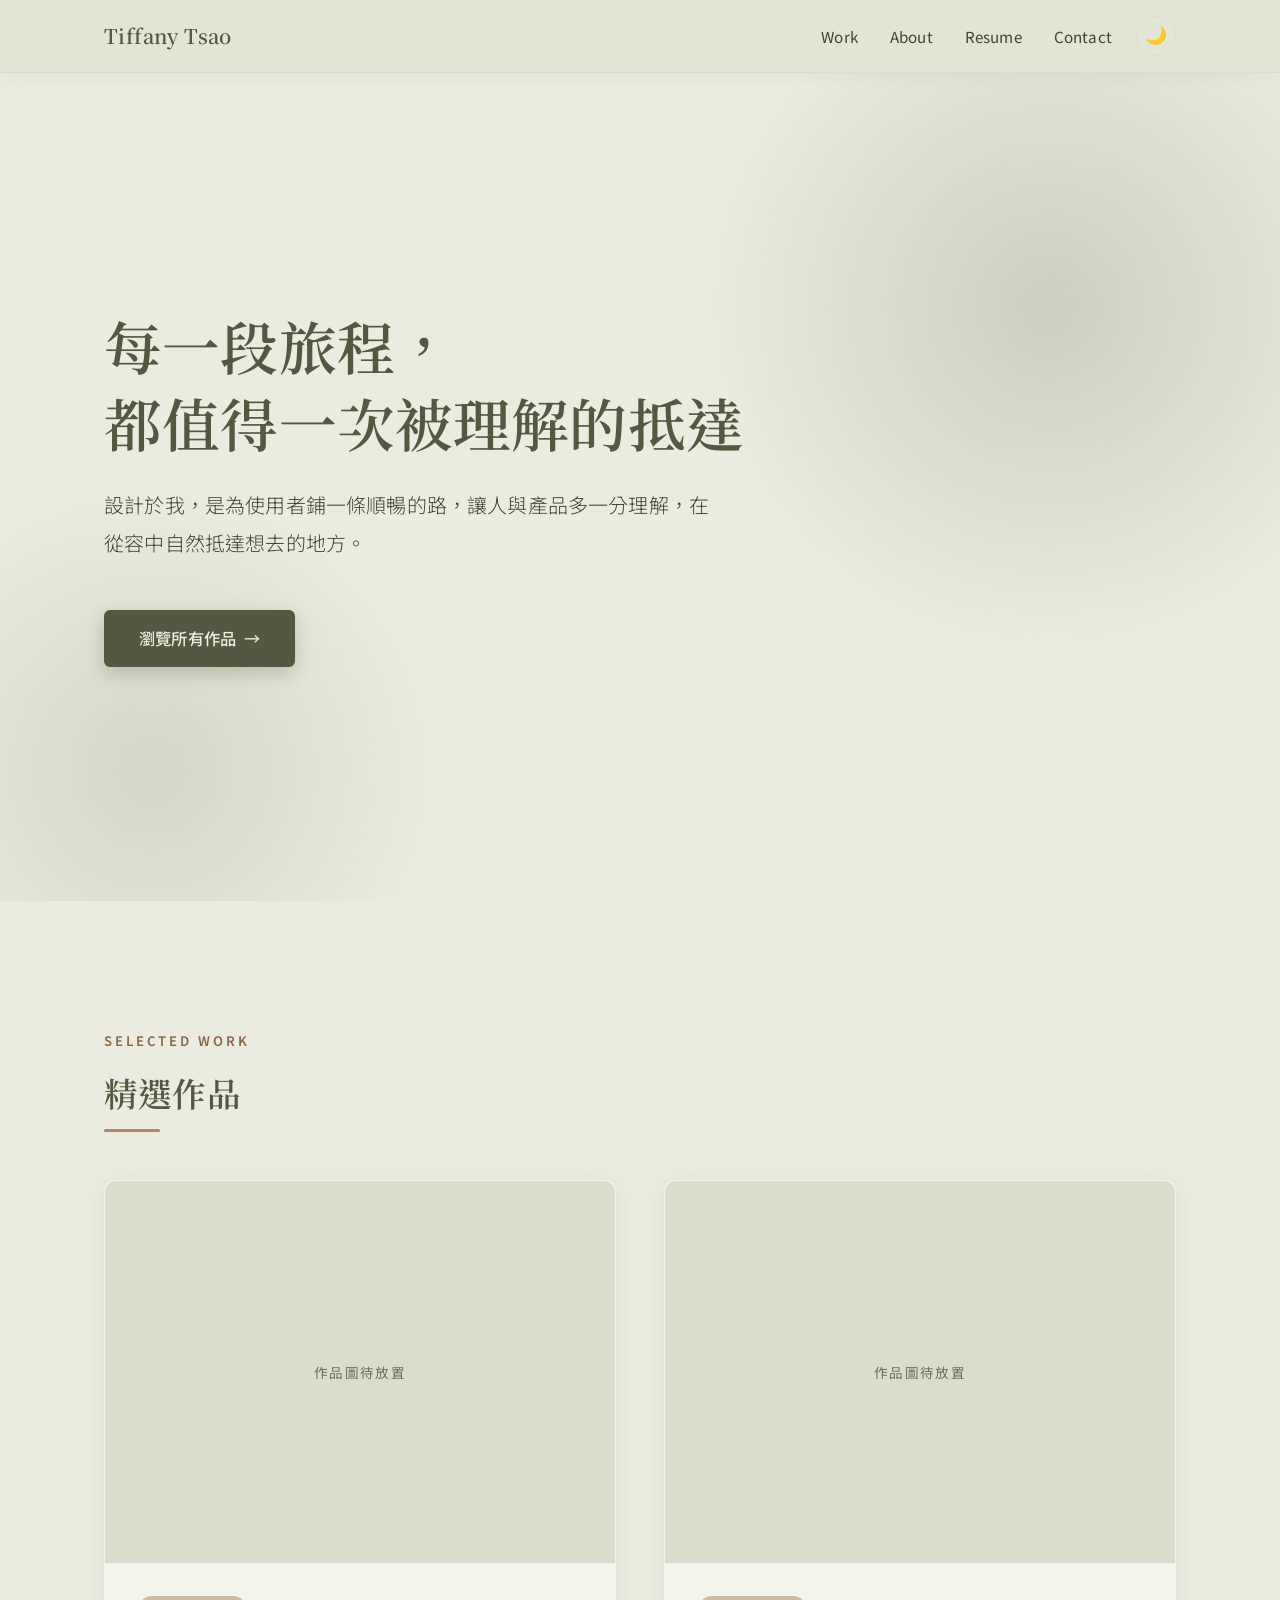
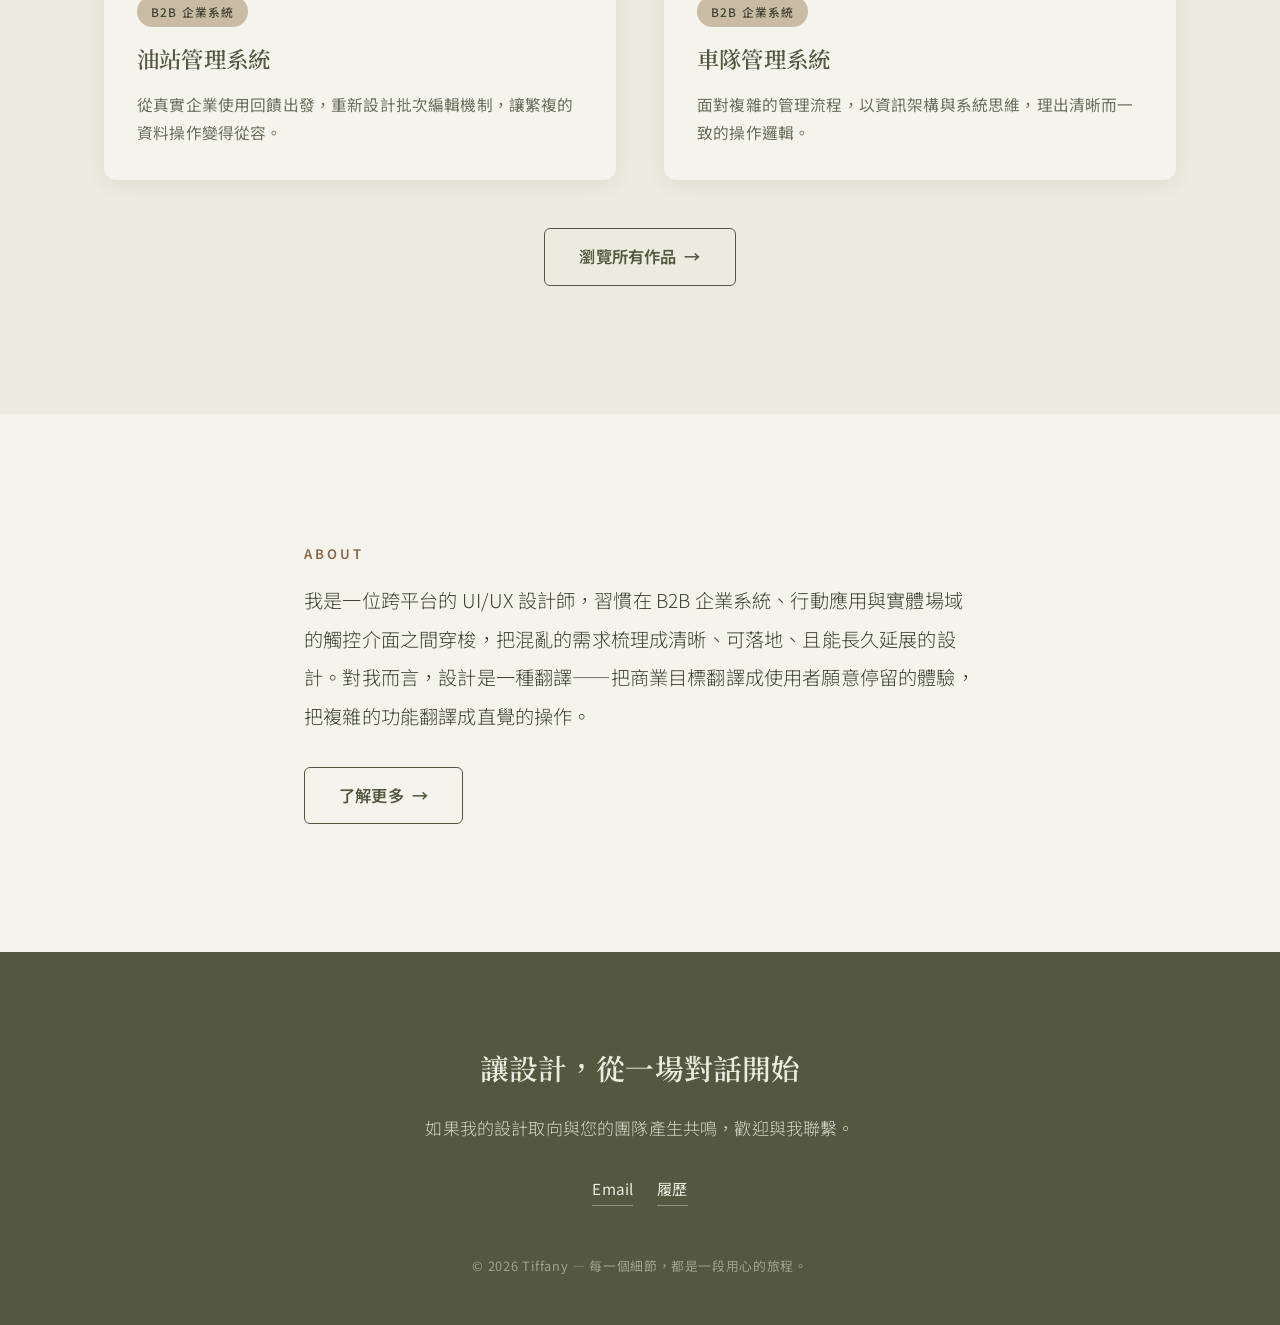
<file: index.html>
<!DOCTYPE html>
<html lang="zh-Hant">
<head>
  <meta charset="UTF-8" />
  <meta name="viewport" content="width=device-width, initial-scale=1.0" />
  <title>Tiffany｜UI/UX Designer 作品集</title>
  <meta name="description" content="跨平台 UI/UX 設計師，設計足跡橫跨 B2B 企業系統、行動應用與實體場域的觸控介面。" />

  <!-- 字型：Noto Serif TC（標題，人文襯線）+ Noto Sans TC（內文，高易讀） -->
  <link rel="preconnect" href="https://fonts.googleapis.com" />
  <link rel="preconnect" href="https://fonts.gstatic.com" crossorigin />
  <link href="https://fonts.googleapis.com/css2?family=Noto+Serif+TC:wght@500;600;700&family=Noto+Sans+TC:wght@300;400;500;600&display=swap" rel="stylesheet" />

  <!-- 防止深色模式載入閃白：套用樣式前先讀取偏好 -->
  <script>
    (function () {
      try {
        if (localStorage.getItem("theme") === "dark") {
          document.documentElement.setAttribute("data-theme", "dark");
        }
      } catch (e) {}
    })();
  </script>

  <link rel="stylesheet" href="css/style.css" />
</head>
<body>

  <!-- ============ 導覽列 ============ -->
  <header class="site-header">
    <div class="container">
      <nav class="nav">
        <a href="index.html" class="nav__brand">Tiffany Tsao</a>
        <div class="nav__right">
          <ul class="nav__links">
          <li><a href="work.html">Work</a></li>
          <li><a href="about.html">About</a></li>
          <li><a href="resume.html">Resume</a></li>
          <li><a href="#contact">Contact</a></li>
        </ul>
          <button class="theme-toggle" aria-label="切換深色／淺色模式" title="切換深色／淺色模式">
            <span class="icon-moon">🌙</span>
            <span class="icon-sun">☀️</span>
          </button>
          <button class="nav__toggle" aria-label="開啟選單">
          <span></span><span></span><span></span>
        </button>
        </div>
      </nav>
    </div>
  </header>

  <main>
    <!-- ============ Hero ============ -->
    <section class="hero">
      <div class="container">
        <div class="hero__inner">
          <h1 class="hero__title">每一段旅程，<br />都值得一次被理解的抵達</h1>
          <p class="hero__subtitle">
            設計於我，是為使用者鋪一條順暢的路，讓人與產品多一分理解，在從容中自然抵達想去的地方。
          </p>
          <div class="hero__cta">
            <a href="work.html" class="btn btn--primary">瀏覽所有作品 <span class="arrow">→</span></a>
          </div>
        </div>
      </div>
    </section>

    <!-- ============ 精選作品 ============ -->
    <section class="section" id="featured">
      <div class="container">
        <span class="section__label reveal">Selected Work</span>
        <h2 class="section__title reveal" data-delay="80">精選作品</h2>

        <div class="work-grid">
          <!-- 主打 ①：油站管理系統 -->
          <a href="case-coming-soon.html" class="work-card reveal" data-delay="120">
            <div class="work-card__thumb">作品圖待放置</div>
            <div class="work-card__body">
              <span class="work-card__tag">B2B 企業系統</span>
              <h3 class="work-card__title">油站管理系統</h3>
              <p class="work-card__desc">從真實企業使用回饋出發，重新設計批次編輯機制，讓繁複的資料操作變得從容。</p>
            </div>
          </a>

          <!-- 主打 ②：車隊管理系統 -->
          <a href="case-coming-soon.html" class="work-card reveal" data-delay="200">
            <div class="work-card__thumb">作品圖待放置</div>
            <div class="work-card__body">
              <span class="work-card__tag">B2B 企業系統</span>
              <h3 class="work-card__title">車隊管理系統</h3>
              <p class="work-card__desc">面對複雜的管理流程，以資訊架構與系統思維，理出清晰而一致的操作邏輯。</p>
            </div>
          </a>
        </div>

        <div style="text-align:center; margin-top: var(--space-5);" class="reveal" data-delay="120">
          <a href="work.html" class="btn btn--ghost">瀏覽所有作品 <span class="arrow">→</span></a>
        </div>
      </div>
    </section>

    <!-- ============ About 引言 ============ -->
    <section class="section intro" id="about-intro">
      <div class="container container--narrow">
        <span class="section__label reveal">About</span>
        <p class="intro__text reveal" data-delay="80">
          我是一位跨平台的 UI/UX 設計師，習慣在 B2B 企業系統、行動應用與實體場域的觸控介面之間穿梭，把混亂的需求梳理成清晰、可落地、且能長久延展的設計。對我而言，設計是一種翻譯——把商業目標翻譯成使用者願意停留的體驗，把複雜的功能翻譯成直覺的操作。
        </p>
        <div class="reveal" data-delay="160">
          <a href="about.html" class="btn btn--ghost">了解更多 <span class="arrow">→</span></a>
        </div>
      </div>
    </section>
  </main>

  <!-- ============ 頁尾 / 聯絡 ============ -->
  <footer class="footer" id="contact">
    <div class="container">
      <h2 class="reveal">讓設計，從一場對話開始</h2>
      <p class="footer__text reveal" data-delay="80">
        如果我的設計取向與您的團隊產生共鳴，歡迎與我聯繫。
      </p>
      <div class="footer__links reveal" data-delay="160">
        <a href="mailto:tsao850924@gmail.com">Email</a>
        <a href="resume.html">履歷</a>
      </div>
      <p class="footer__copyright">© 2026 Tiffany — 每一個細節，都是一段用心的旅程。</p>
    </div>
  </footer>

  <!-- 回到頂部 -->
  <button class="back-to-top" aria-label="回到頂部" title="回到頂部">&#8593;</button>

  <script src="js/main.js"></script>
</body>
</html>
</file>
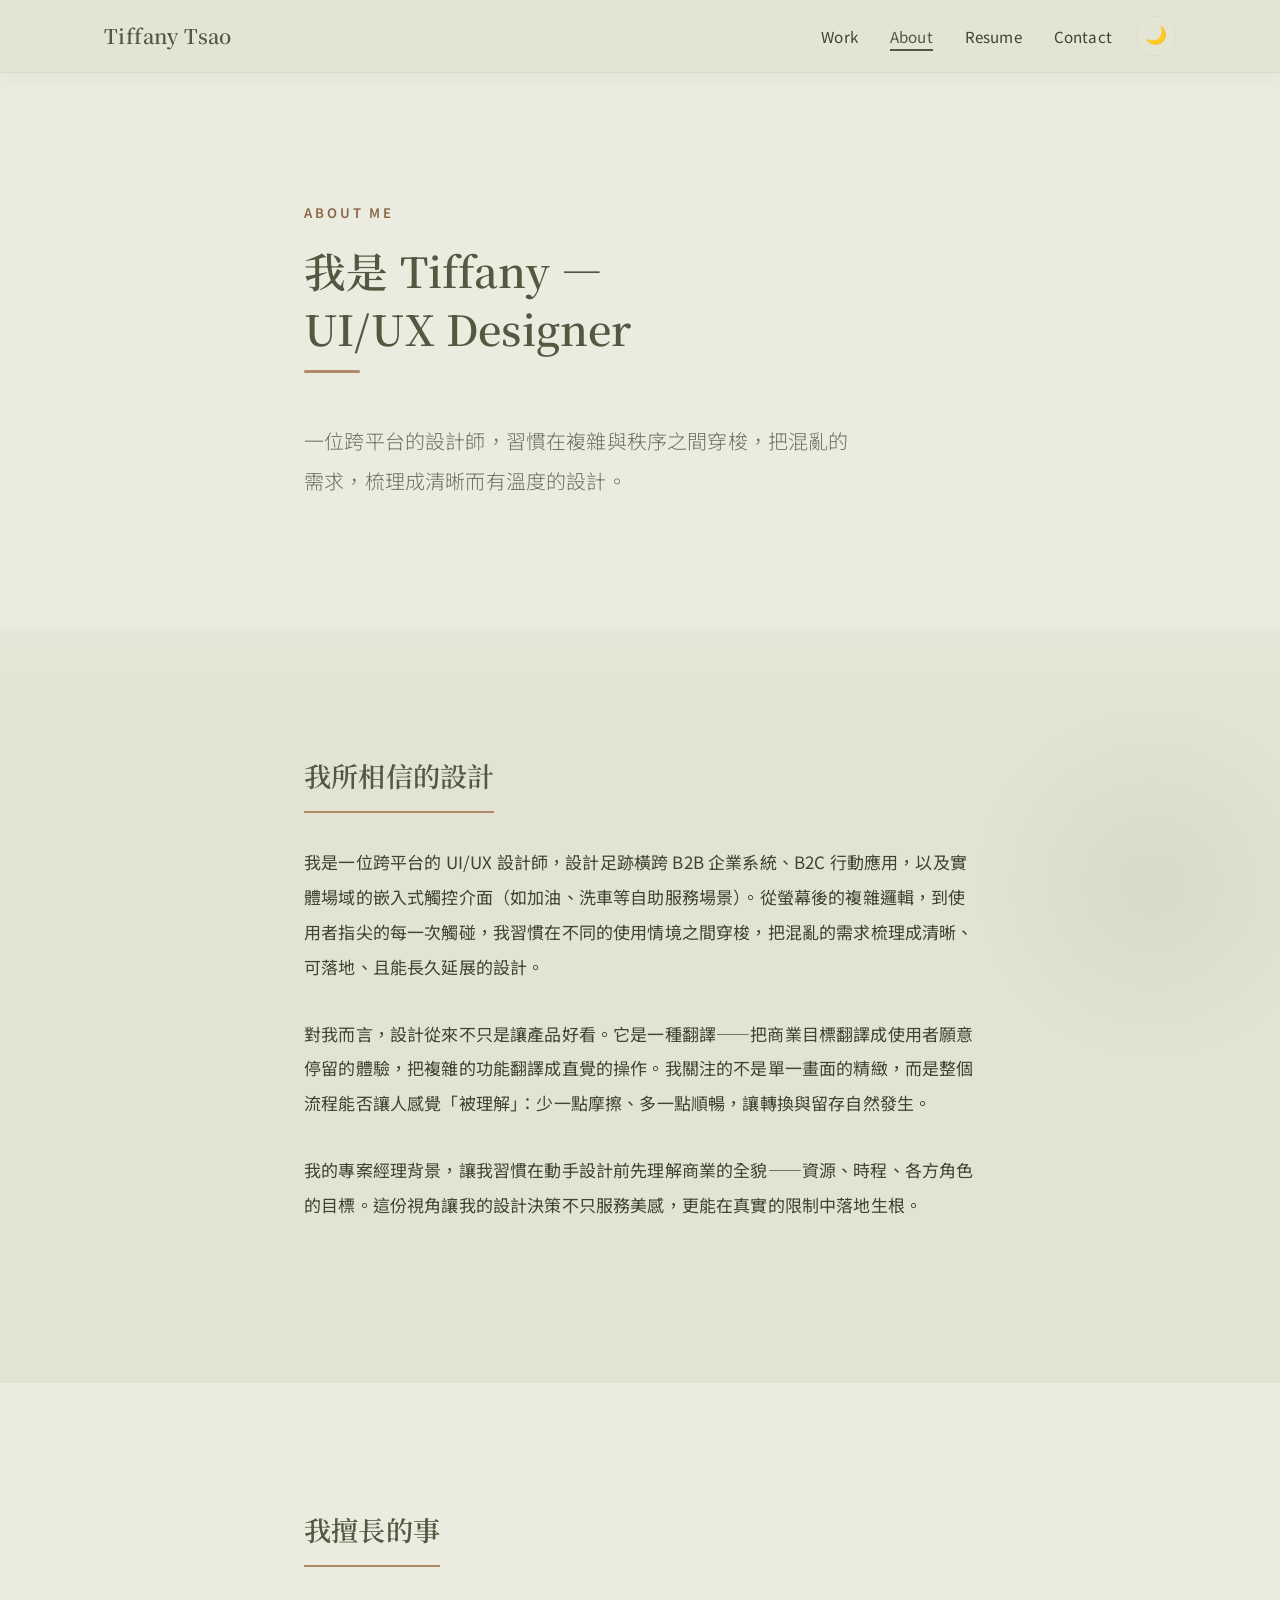
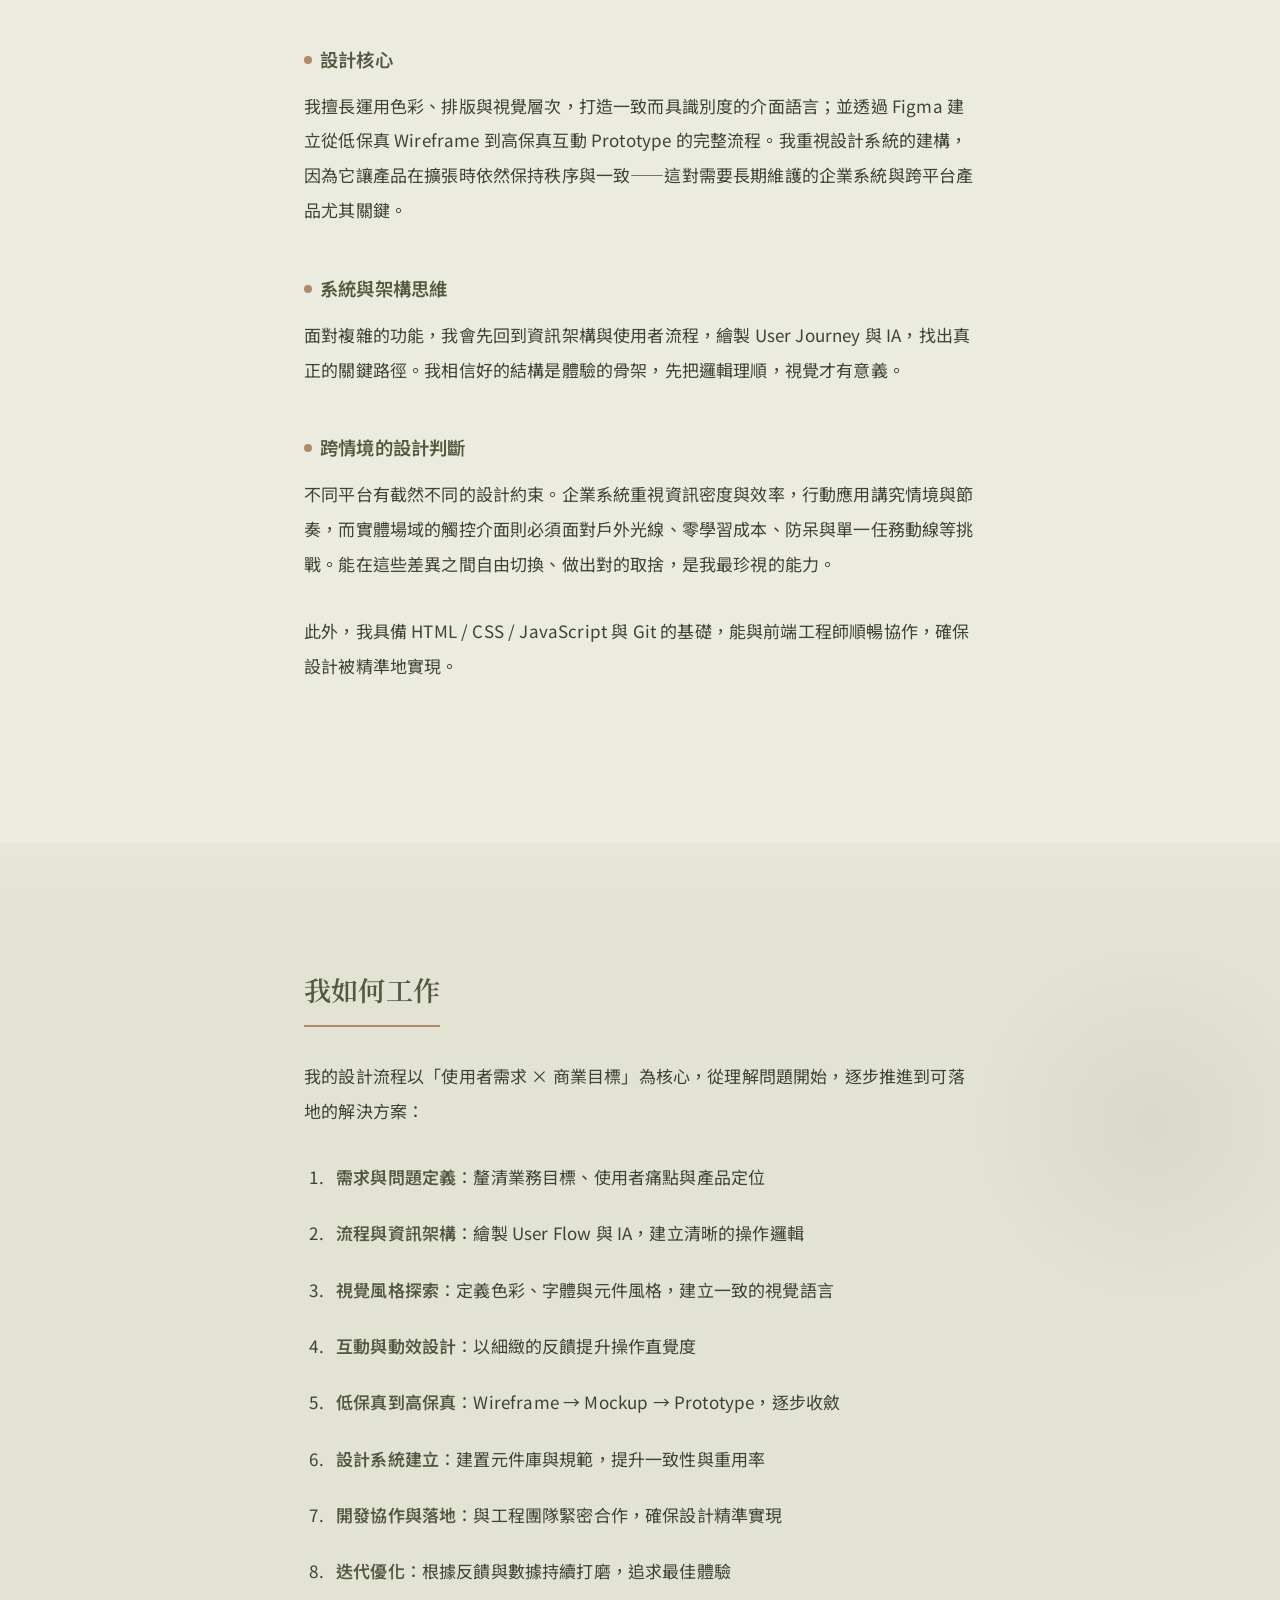
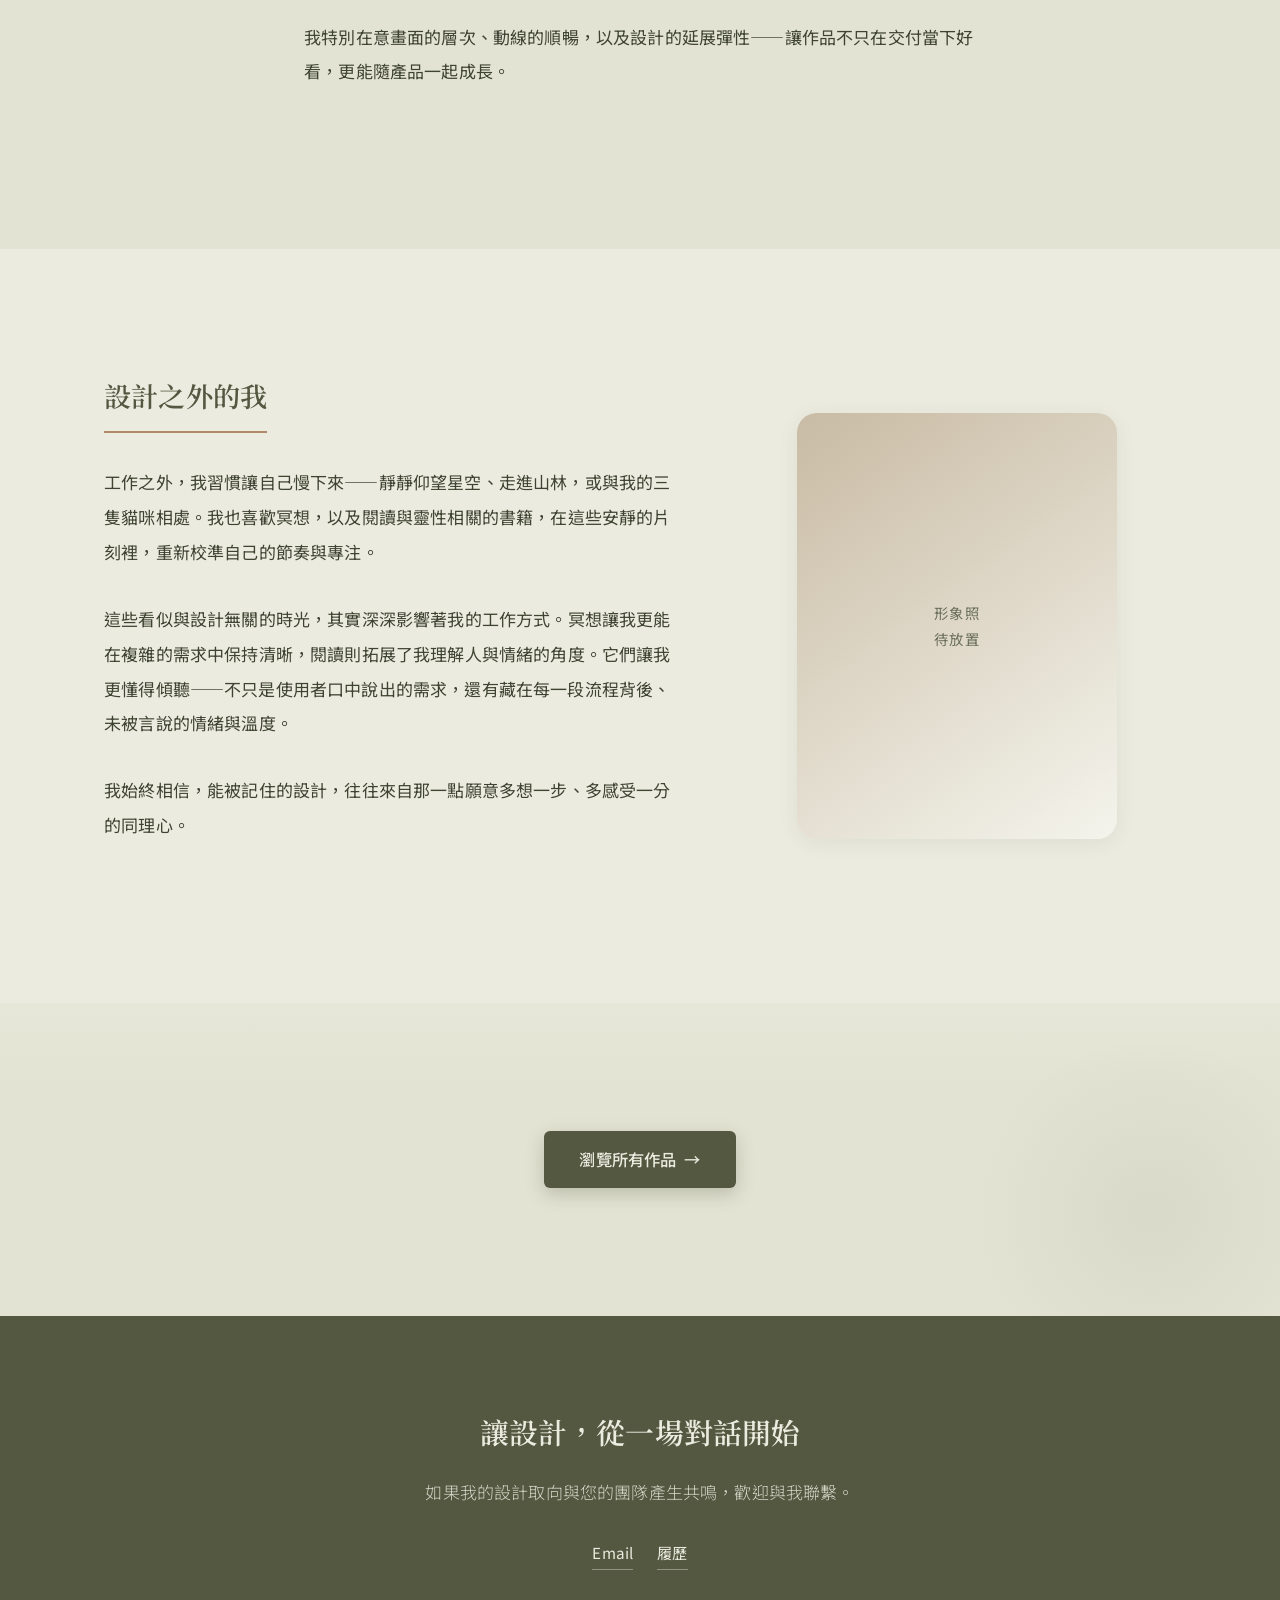
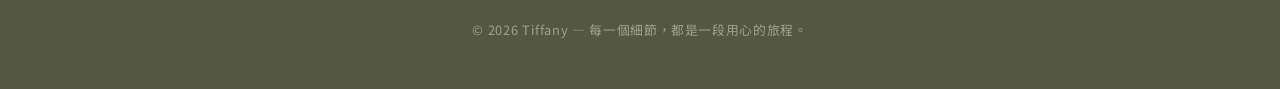
<file: about.html>
<!DOCTYPE html>
<html lang="zh-Hant">
<head>
  <meta charset="UTF-8" />
  <meta name="viewport" content="width=device-width, initial-scale=1.0" />
  <title>About｜Tiffany UI/UX Designer</title>
  <meta name="description" content="關於 Tiffany —— 一位跨平台、懂商業邏輯與系統思維的 UI/UX 設計師。" />

  <link rel="preconnect" href="https://fonts.googleapis.com" />
  <link rel="preconnect" href="https://fonts.gstatic.com" crossorigin />
  <link href="https://fonts.googleapis.com/css2?family=Noto+Serif+TC:wght@500;600;700&family=Noto+Sans+TC:wght@300;400;500;600&display=swap" rel="stylesheet" />

  <!-- 防止深色模式載入閃白：套用樣式前先讀取偏好 -->
  <script>
    (function () {
      try {
        if (localStorage.getItem("theme") === "dark") {
          document.documentElement.setAttribute("data-theme", "dark");
        }
      } catch (e) {}
    })();
  </script>

  <link rel="stylesheet" href="css/style.css" />
</head>
<body>

  <!-- ============ 導覽列 ============ -->
  <header class="site-header">
    <div class="container">
      <nav class="nav">
        <a href="index.html" class="nav__brand">Tiffany Tsao</a>
        <div class="nav__right">
          <ul class="nav__links">
          <li><a href="work.html">Work</a></li>
          <li><a href="about.html">About</a></li>
          <li><a href="resume.html">Resume</a></li>
          <li><a href="index.html#contact">Contact</a></li>
        </ul>
          <button class="theme-toggle" aria-label="切換深色／淺色模式" title="切換深色／淺色模式">
            <span class="icon-moon">🌙</span>
            <span class="icon-sun">☀️</span>
          </button>
          <button class="nav__toggle" aria-label="開啟選單">
          <span></span><span></span><span></span>
        </button>
        </div>
      </nav>
    </div>
  </header>

  <main>
    <!-- 開場：標題 + 名字 -->
    <section class="section about-hero">
      <div class="container container--narrow">
        <span class="section__label reveal">About Me</span>
        <h1 class="section__title reveal" data-delay="80" style="font-size: 2.6rem;">
          我是 Tiffany —<br />UI/UX Designer
        </h1>
        <p class="reveal about-lead" data-delay="160">
          一位跨平台的設計師，習慣在複雜與秩序之間穿梭，把混亂的需求，梳理成清晰而有溫度的設計。
        </p>
      </div>
    </section>

    <!-- 我所相信的設計 -->
    <section class="section section--alt">
      <div class="container container--narrow prose">
        <div class="reveal">
          <h2>我所相信的設計</h2>
          <p>我是一位跨平台的 UI/UX 設計師，設計足跡橫跨 B2B 企業系統、B2C 行動應用，以及實體場域的嵌入式觸控介面（如加油、洗車等自助服務場景）。從螢幕後的複雜邏輯，到使用者指尖的每一次觸碰，我習慣在不同的使用情境之間穿梭，把混亂的需求梳理成清晰、可落地、且能長久延展的設計。</p>
          <p>對我而言，設計從來不只是讓產品好看。它是一種翻譯——把商業目標翻譯成使用者願意停留的體驗，把複雜的功能翻譯成直覺的操作。我關注的不是單一畫面的精緻，而是整個流程能否讓人感覺「被理解」：少一點摩擦、多一點順暢，讓轉換與留存自然發生。</p>
          <p>我的專案經理背景，讓我習慣在動手設計前先理解商業的全貌——資源、時程、各方角色的目標。這份視角讓我的設計決策不只服務美感，更能在真實的限制中落地生根。</p>
        </div>
      </div>
    </section>

    <!-- 我擅長的事 -->
    <section class="section">
      <div class="container container--narrow prose">
        <div class="reveal">
          <h2>我擅長的事</h2>
          <h3>設計核心</h3>
          <p>我擅長運用色彩、排版與視覺層次，打造一致而具識別度的介面語言；並透過 Figma 建立從低保真 Wireframe 到高保真互動 Prototype 的完整流程。我重視設計系統的建構，因為它讓產品在擴張時依然保持秩序與一致——這對需要長期維護的企業系統與跨平台產品尤其關鍵。</p>
          <h3>系統與架構思維</h3>
          <p>面對複雜的功能，我會先回到資訊架構與使用者流程，繪製 User Journey 與 IA，找出真正的關鍵路徑。我相信好的結構是體驗的骨架，先把邏輯理順，視覺才有意義。</p>
          <h3>跨情境的設計判斷</h3>
          <p>不同平台有截然不同的設計約束。企業系統重視資訊密度與效率，行動應用講究情境與節奏，而實體場域的觸控介面則必須面對戶外光線、零學習成本、防呆與單一任務動線等挑戰。能在這些差異之間自由切換、做出對的取捨，是我最珍視的能力。</p>
          <p>此外，我具備 HTML / CSS / JavaScript 與 Git 的基礎，能與前端工程師順暢協作，確保設計被精準地實現。</p>
        </div>
      </div>
    </section>

    <!-- 我如何工作 -->
    <section class="section section--alt">
      <div class="container container--narrow prose">
        <div class="reveal">
          <h2>我如何工作</h2>
          <p>我的設計流程以「使用者需求 × 商業目標」為核心，從理解問題開始，逐步推進到可落地的解決方案：</p>
          <ol>
            <li><strong>需求與問題定義</strong>：釐清業務目標、使用者痛點與產品定位</li>
            <li><strong>流程與資訊架構</strong>：繪製 User Flow 與 IA，建立清晰的操作邏輯</li>
            <li><strong>視覺風格探索</strong>：定義色彩、字體與元件風格，建立一致的視覺語言</li>
            <li><strong>互動與動效設計</strong>：以細緻的反饋提升操作直覺度</li>
            <li><strong>低保真到高保真</strong>：Wireframe → Mockup → Prototype，逐步收斂</li>
            <li><strong>設計系統建立</strong>：建置元件庫與規範，提升一致性與重用率</li>
            <li><strong>開發協作與落地</strong>：與工程團隊緊密合作，確保設計精準實現</li>
            <li><strong>迭代優化</strong>：根據反饋與數據持續打磨，追求最佳體驗</li>
          </ol>
          <p>我特別在意畫面的層次、動線的順暢，以及設計的延展彈性——讓作品不只在交付當下好看，更能隨產品一起成長。</p>
        </div>
      </div>
    </section>

    <!-- 設計之外的我（含照片位） -->
    <section class="section">
      <div class="container prose">
        <div class="about-personal">
          <div class="about-personal__text reveal">
            <h2>設計之外的我</h2>
            <p>工作之外，我習慣讓自己慢下來——靜靜仰望星空、走進山林，或與我的三隻貓咪相處。我也喜歡冥想，以及閱讀與靈性相關的書籍，在這些安靜的片刻裡，重新校準自己的節奏與專注。</p>
            <p>這些看似與設計無關的時光，其實深深影響著我的工作方式。冥想讓我更能在複雜的需求中保持清晰，閱讀則拓展了我理解人與情緒的角度。它們讓我更懂得傾聽——不只是使用者口中說出的需求，還有藏在每一段流程背後、未被言說的情緒與溫度。</p>
            <p>我始終相信，能被記住的設計，往往來自那一點願意多想一步、多感受一分的同理心。</p>
          </div>
          <div class="about-personal__photo reveal" data-delay="120">
            <div class="photo-placeholder">形象照<br />待放置</div>
          </div>
        </div>
      </div>
    </section>

    <!-- 結尾 CTA -->
    <section class="section section--alt" style="text-align:center;">
      <div class="container container--narrow">
        <div class="reveal">
          <a href="work.html" class="btn btn--primary">瀏覽所有作品 <span class="arrow">&#8594;</span></a>
        </div>
      </div>
    </section>
  </main>

  <!-- ============ 頁尾 ============ -->
  <footer class="footer" id="contact">
    <div class="container">
      <h2 class="reveal">讓設計，從一場對話開始</h2>
      <p class="footer__text reveal" data-delay="80">
        如果我的設計取向與您的團隊產生共鳴，歡迎與我聯繫。
      </p>
      <div class="footer__links reveal" data-delay="160">
        <a href="mailto:tsao850924@gmail.com">Email</a>
        <a href="resume.html">履歷</a>
      </div>
      <p class="footer__copyright">© 2026 Tiffany — 每一個細節，都是一段用心的旅程。</p>
    </div>
  </footer>

  <!-- 回到頂部 -->
  <button class="back-to-top" aria-label="回到頂部" title="回到頂部">&#8593;</button>

  <script src="js/main.js"></script>
</body>
</html>
</file>
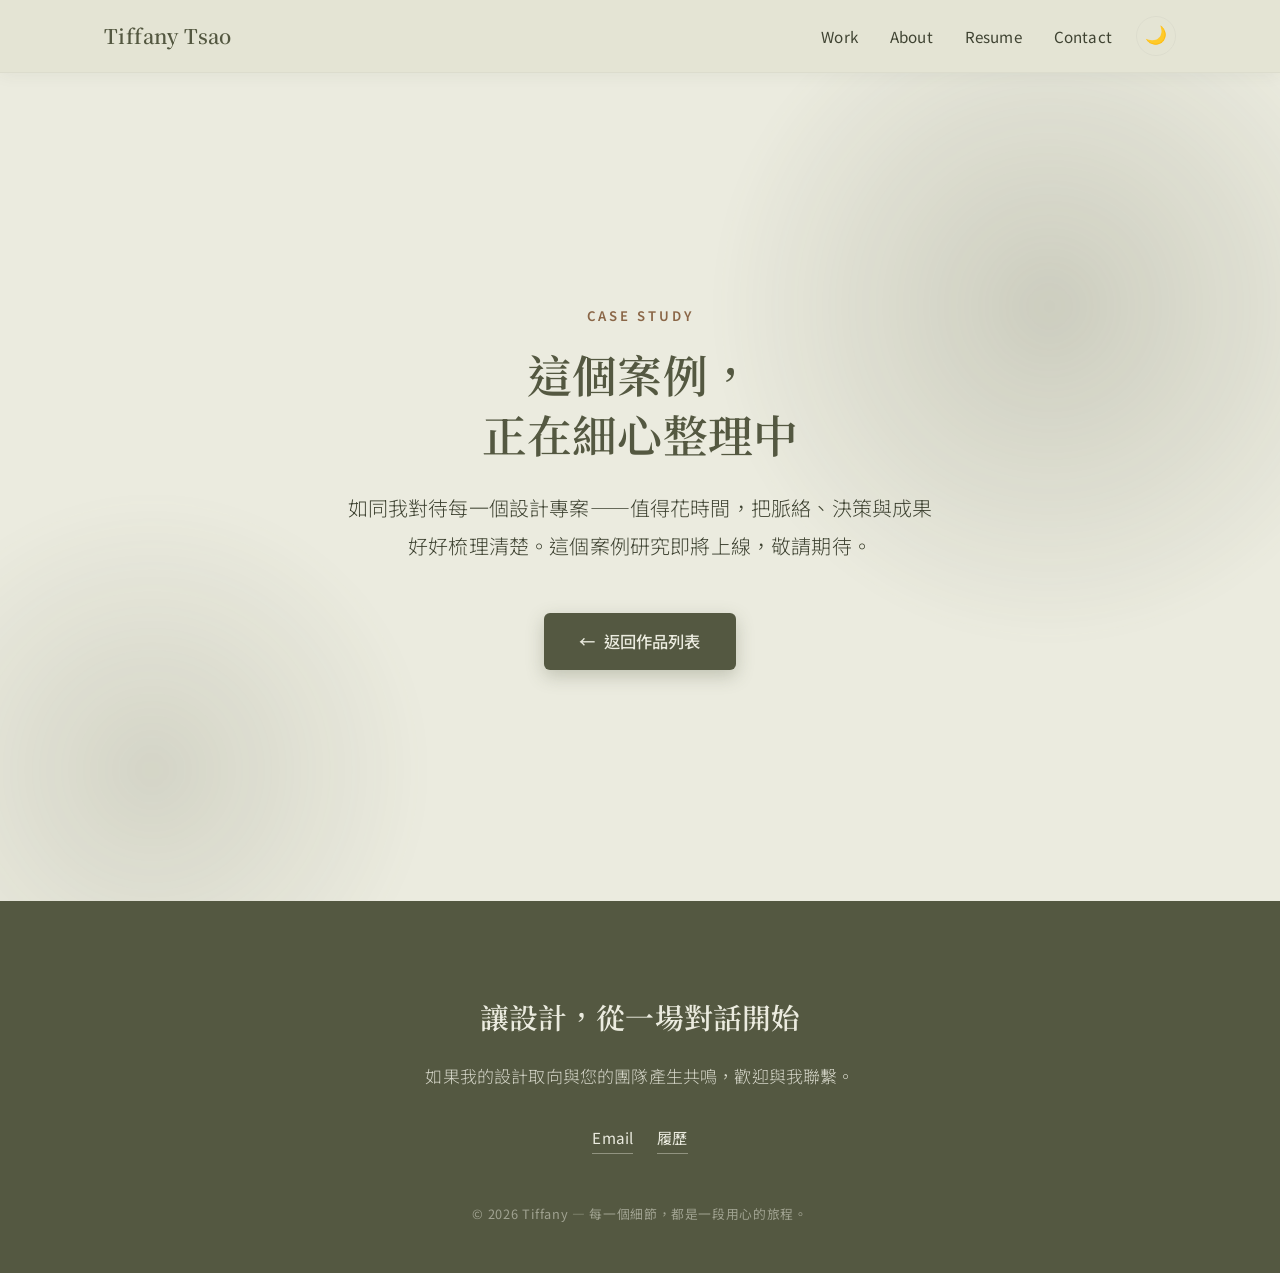
<file: case-coming-soon.html>
<!DOCTYPE html>
<html lang="zh-Hant">
<head>
  <meta charset="UTF-8" />
  <meta name="viewport" content="width=device-width, initial-scale=1.0" />
  <title>案例整理中｜Tiffany UI/UX Designer</title>
  <meta name="description" content="此案例研究正在細心整理中。" />

  <link rel="preconnect" href="https://fonts.googleapis.com" />
  <link rel="preconnect" href="https://fonts.gstatic.com" crossorigin />
  <link href="https://fonts.googleapis.com/css2?family=Noto+Serif+TC:wght@500;600;700&family=Noto+Sans+TC:wght@300;400;500;600&display=swap" rel="stylesheet" />

  <!-- 防止深色模式載入閃白：套用樣式前先讀取偏好 -->
  <script>
    (function () {
      try {
        if (localStorage.getItem("theme") === "dark") {
          document.documentElement.setAttribute("data-theme", "dark");
        }
      } catch (e) {}
    })();
  </script>

  <link rel="stylesheet" href="css/style.css" />
</head>
<body>

  <!-- ============ 導覽列 ============ -->
  <header class="site-header">
    <div class="container">
      <nav class="nav">
        <a href="index.html" class="nav__brand">Tiffany Tsao</a>
        <div class="nav__right">
          <ul class="nav__links">
          <li><a href="work.html">Work</a></li>
          <li><a href="about.html">About</a></li>
          <li><a href="resume.html">Resume</a></li>
          <li><a href="index.html#contact">Contact</a></li>
        </ul>
          <button class="theme-toggle" aria-label="切換深色／淺色模式" title="切換深色／淺色模式">
            <span class="icon-moon">🌙</span>
            <span class="icon-sun">☀️</span>
          </button>
          <button class="nav__toggle" aria-label="開啟選單">
          <span></span><span></span><span></span>
        </button>
        </div>
      </nav>
    </div>
  </header>

  <main>
    <section class="hero">
      <div class="container">
        <div class="hero__inner" style="max-width: 600px; text-align: center; margin: 0 auto;">
          <span class="section__label" style="display:block; text-align:center;">Case Study</span>
          <h1 class="hero__title" style="font-size: clamp(1.8rem, 4vw, 2.8rem);">這個案例，<br />正在細心整理中</h1>
          <p class="hero__subtitle" style="margin-left:auto; margin-right:auto;">
            如同我對待每一個設計專案——值得花時間，把脈絡、決策與成果好好梳理清楚。這個案例研究即將上線，敬請期待。
          </p>
          <div class="hero__cta" style="justify-content: center;">
            <a href="work.html" class="btn btn--primary"><span class="arrow--back">←</span> 返回作品列表</a>
          </div>
        </div>
      </div>
    </section>
  </main>

  <!-- ============ 頁尾 ============ -->
  <footer class="footer" id="contact">
    <div class="container">
      <h2>讓設計，從一場對話開始</h2>
      <p class="footer__text">
        如果我的設計取向與您的團隊產生共鳴，歡迎與我聯繫。
      </p>
      <div class="footer__links">
        <a href="mailto:tsao850924@gmail.com">Email</a>
        <a href="resume.html">履歷</a>
      </div>
      <p class="footer__copyright">© 2026 Tiffany — 每一個細節，都是一段用心的旅程。</p>
    </div>
  </footer>

  <!-- 回到頂部 -->
  <button class="back-to-top" aria-label="回到頂部" title="回到頂部">&#8593;</button>

  <script src="js/main.js"></script>
</body>
</html>
</file>
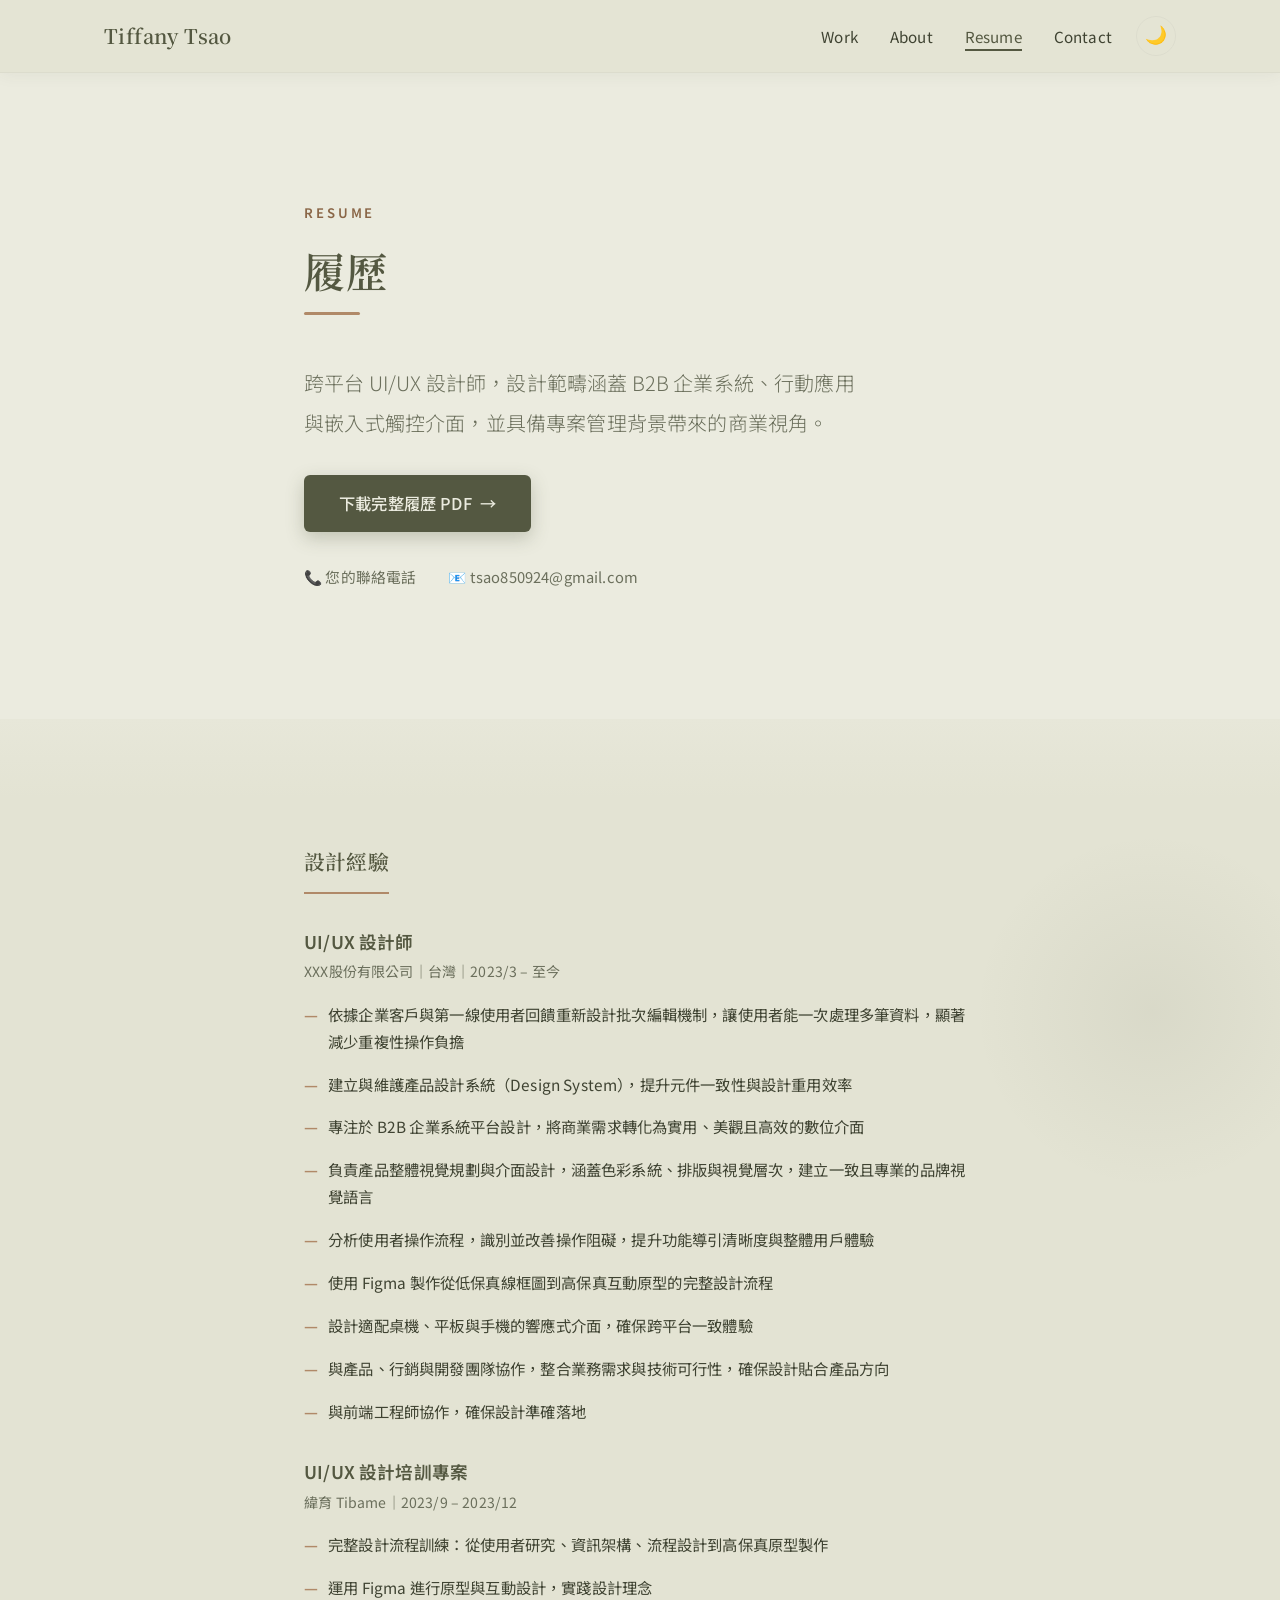
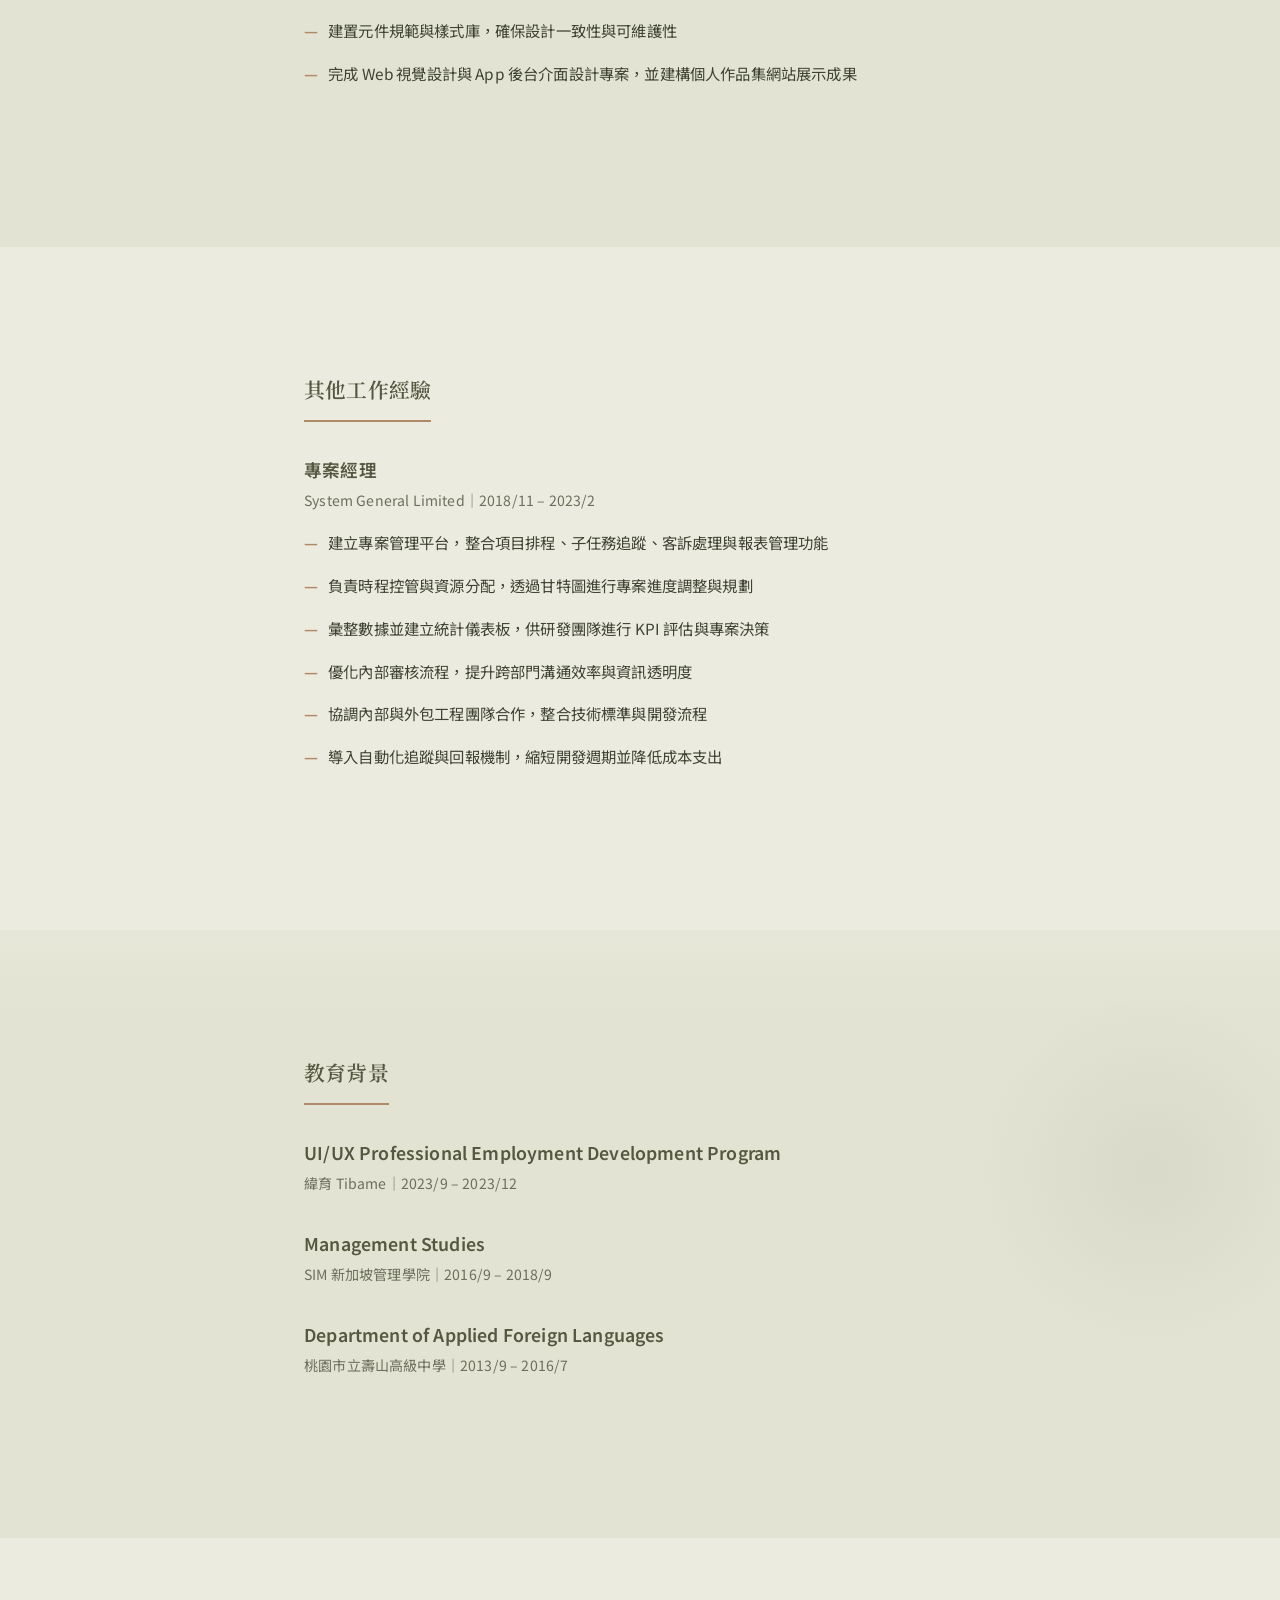
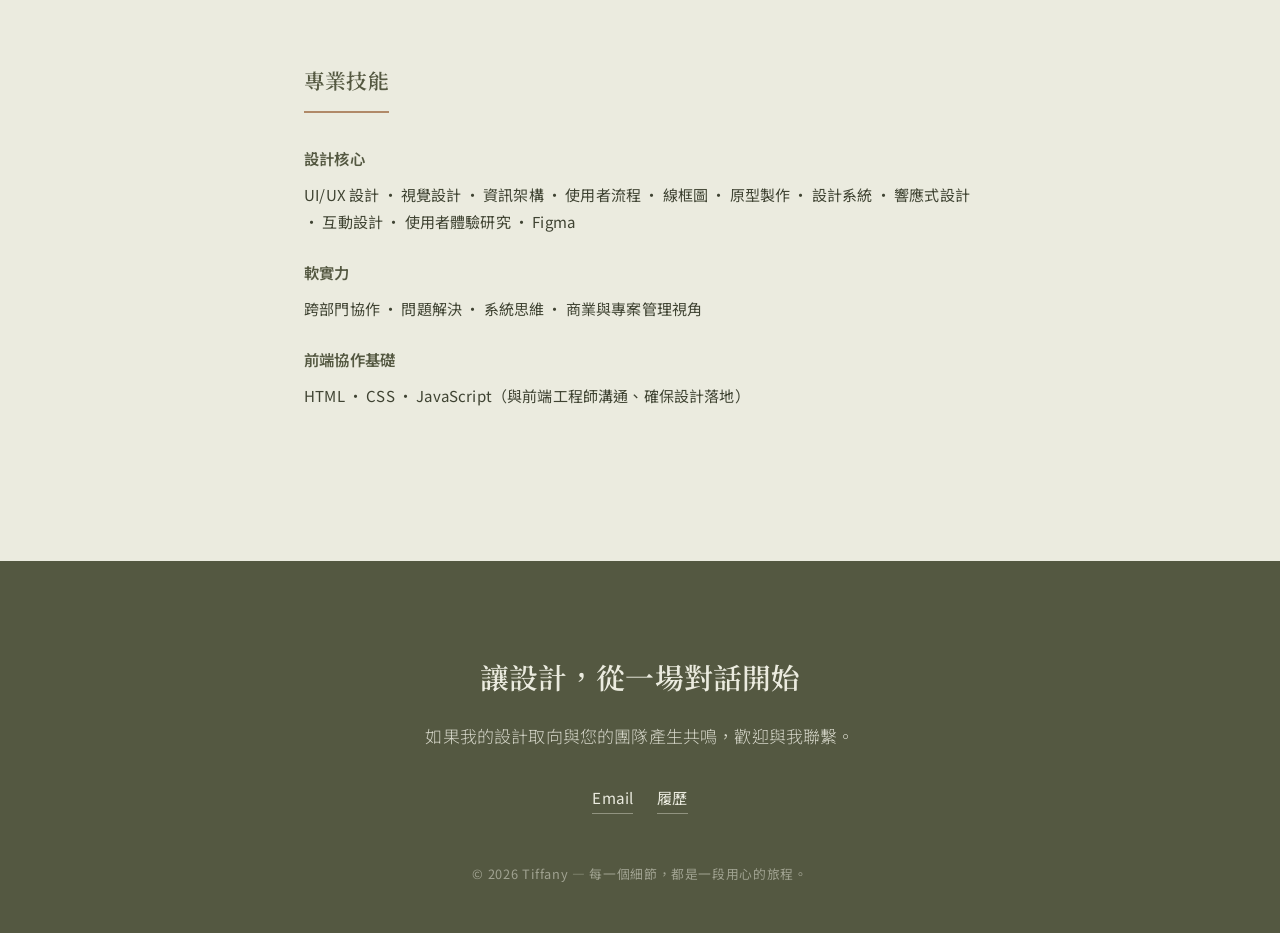
<file: resume.html>
<!DOCTYPE html>
<html lang="zh-Hant">
<head>
  <meta charset="UTF-8" />
  <meta name="viewport" content="width=device-width, initial-scale=1.0" />
  <title>Resume｜Tiffany UI/UX Designer</title>
  <meta name="description" content="Tiffany 的履歷 —— UI/UX 設計師，跨平台設計經驗。" />

  <link rel="preconnect" href="https://fonts.googleapis.com" />
  <link rel="preconnect" href="https://fonts.gstatic.com" crossorigin />
  <link href="https://fonts.googleapis.com/css2?family=Noto+Serif+TC:wght@500;600;700&family=Noto+Sans+TC:wght@300;400;500;600&display=swap" rel="stylesheet" />

  <!-- 防止深色模式載入閃白：套用樣式前先讀取偏好 -->
  <script>
    (function () {
      try {
        if (localStorage.getItem("theme") === "dark") {
          document.documentElement.setAttribute("data-theme", "dark");
        }
      } catch (e) {}
    })();
  </script>

  <link rel="stylesheet" href="css/style.css" />
</head>
<body>

  <!-- ============ 導覽列 ============ -->
  <header class="site-header">
    <div class="container">
      <nav class="nav">
        <a href="index.html" class="nav__brand">Tiffany Tsao</a>
        <div class="nav__right">
          <ul class="nav__links">
          <li><a href="work.html">Work</a></li>
          <li><a href="about.html">About</a></li>
          <li><a href="resume.html">Resume</a></li>
          <li><a href="index.html#contact">Contact</a></li>
        </ul>
          <button class="theme-toggle" aria-label="切換深色／淺色模式" title="切換深色／淺色模式">
            <span class="icon-moon">🌙</span>
            <span class="icon-sun">☀️</span>
          </button>
          <button class="nav__toggle" aria-label="開啟選單">
          <span></span><span></span><span></span>
        </button>
        </div>
      </nav>
    </div>
  </header>

  <main>
    <!-- 開場 -->
    <section class="section">
      <div class="container container--narrow">
        <span class="section__label reveal">Resume</span>
        <h1 class="section__title reveal" data-delay="80" style="font-size: 2.6rem;">履歷</h1>
        <p class="reveal about-lead" data-delay="160">
          跨平台 UI/UX 設計師，設計範疇涵蓋 B2B 企業系統、行動應用與嵌入式觸控介面，並具備專案管理背景帶來的商業視角。
        </p>
        <div class="reveal" data-delay="220" style="margin-top: var(--space-4);">
          <a href="#" class="btn btn--primary">下載完整履歷 PDF <span class="arrow">&#8594;</span></a>
        </div>
        <div class="resume-contact reveal" data-delay="280">
          <span>&#128222; 您的聯絡電話</span>
          <span>&#128231; tsao850924@gmail.com</span>
        </div>
      </div>
    </section>

    <!-- 設計經驗 -->
    <section class="section section--alt">
      <div class="container container--narrow">
        <h2 class="resume-section__heading reveal">設計經驗</h2>
        <div class="resume-item reveal" data-delay="80">
          <div class="resume-item__title">UI/UX 設計師</div>
          <div class="resume-item__meta">XXX股份有限公司｜台灣｜2023/3 – 至今</div>
          <ul>
            <li>依據企業客戶與第一線使用者回饋重新設計批次編輯機制，讓使用者能一次處理多筆資料，顯著減少重複性操作負擔</li>
            <li>建立與維護產品設計系統（Design System），提升元件一致性與設計重用效率</li>
            <li>專注於 B2B 企業系統平台設計，將商業需求轉化為實用、美觀且高效的數位介面</li>
            <li>負責產品整體視覺規劃與介面設計，涵蓋色彩系統、排版與視覺層次，建立一致且專業的品牌視覺語言</li>
            <li>分析使用者操作流程，識別並改善操作阻礙，提升功能導引清晰度與整體用戶體驗</li>
            <li>使用 Figma 製作從低保真線框圖到高保真互動原型的完整設計流程</li>
            <li>設計適配桌機、平板與手機的響應式介面，確保跨平台一致體驗</li>
            <li>與產品、行銷與開發團隊協作，整合業務需求與技術可行性，確保設計貼合產品方向</li>
            <li>與前端工程師協作，確保設計準確落地</li>
          </ul>
        </div>
        <div class="resume-item reveal" data-delay="120">
          <div class="resume-item__title">UI/UX 設計培訓專案</div>
          <div class="resume-item__meta">緯育 Tibame｜2023/9 – 2023/12</div>
          <ul>
            <li>完整設計流程訓練：從使用者研究、資訊架構、流程設計到高保真原型製作</li>
            <li>運用 Figma 進行原型與互動設計，實踐設計理念</li>
            <li>建置元件規範與樣式庫，確保設計一致性與可維護性</li>
            <li>完成 Web 視覺設計與 App 後台介面設計專案，並建構個人作品集網站展示成果</li>
          </ul>
        </div>
      </div>
    </section>

    <!-- 其他工作經驗 -->
    <section class="section">
      <div class="container container--narrow">
        <h2 class="resume-section__heading reveal">其他工作經驗</h2>
        <div class="resume-item reveal" data-delay="80">
          <div class="resume-item__title">專案經理</div>
          <div class="resume-item__meta">System General Limited｜2018/11 – 2023/2</div>
          <ul>
            <li>建立專案管理平台，整合項目排程、子任務追蹤、客訴處理與報表管理功能</li>
            <li>負責時程控管與資源分配，透過甘特圖進行專案進度調整與規劃</li>
            <li>彙整數據並建立統計儀表板，供研發團隊進行 KPI 評估與專案決策</li>
            <li>優化內部審核流程，提升跨部門溝通效率與資訊透明度</li>
            <li>協調內部與外包工程團隊合作，整合技術標準與開發流程</li>
            <li>導入自動化追蹤與回報機制，縮短開發週期並降低成本支出</li>
          </ul>
        </div>
      </div>
    </section>

    <!-- 教育背景 -->
    <section class="section section--alt">
      <div class="container container--narrow">
        <h2 class="resume-section__heading reveal">教育背景</h2>
        <div class="resume-item reveal" data-delay="80">
          <div class="resume-item__title">UI/UX Professional Employment Development Program</div>
          <div class="resume-item__meta">緯育 Tibame｜2023/9 – 2023/12</div>
        </div>
        <div class="resume-item reveal" data-delay="120">
          <div class="resume-item__title">Management Studies</div>
          <div class="resume-item__meta">SIM 新加坡管理學院｜2016/9 – 2018/9</div>
        </div>
        <div class="resume-item reveal" data-delay="160">
          <div class="resume-item__title">Department of Applied Foreign Languages</div>
          <div class="resume-item__meta">桃園市立壽山高級中學｜2013/9 – 2016/7</div>
        </div>
      </div>
    </section>

    <!-- 專業技能 -->
    <section class="section">
      <div class="container container--narrow">
        <h2 class="resume-section__heading reveal">專業技能</h2>
        <div class="reveal" data-delay="80">
          <div class="skill-group">
            <div class="skill-group__label">設計核心</div>
            <div class="skill-group__items">UI/UX 設計 ・ 視覺設計 ・ 資訊架構 ・ 使用者流程 ・ 線框圖 ・ 原型製作 ・ 設計系統 ・ 響應式設計 ・ 互動設計 ・ 使用者體驗研究 ・ Figma</div>
          </div>
          <div class="skill-group">
            <div class="skill-group__label">軟實力</div>
            <div class="skill-group__items">跨部門協作 ・ 問題解決 ・ 系統思維 ・ 商業與專案管理視角</div>
          </div>
          <div class="skill-group">
            <div class="skill-group__label">前端協作基礎</div>
            <div class="skill-group__items">HTML ・ CSS ・ JavaScript（與前端工程師溝通、確保設計落地）</div>
          </div>
        </div>
      </div>
    </section>
  </main>

  <!-- ============ 頁尾 ============ -->
  <footer class="footer" id="contact">
    <div class="container">
      <h2 class="reveal">讓設計，從一場對話開始</h2>
      <p class="footer__text reveal" data-delay="80">
        如果我的設計取向與您的團隊產生共鳴，歡迎與我聯繫。
      </p>
      <div class="footer__links reveal" data-delay="160">
        <a href="mailto:tsao850924@gmail.com">Email</a>
        <a href="resume.html">履歷</a>
      </div>
      <p class="footer__copyright">© 2026 Tiffany — 每一個細節，都是一段用心的旅程。</p>
    </div>
  </footer>

  <!-- 回到頂部 -->
  <button class="back-to-top" aria-label="回到頂部" title="回到頂部">&#8593;</button>

  <script src="js/main.js"></script>
</body>
</html>
</file>
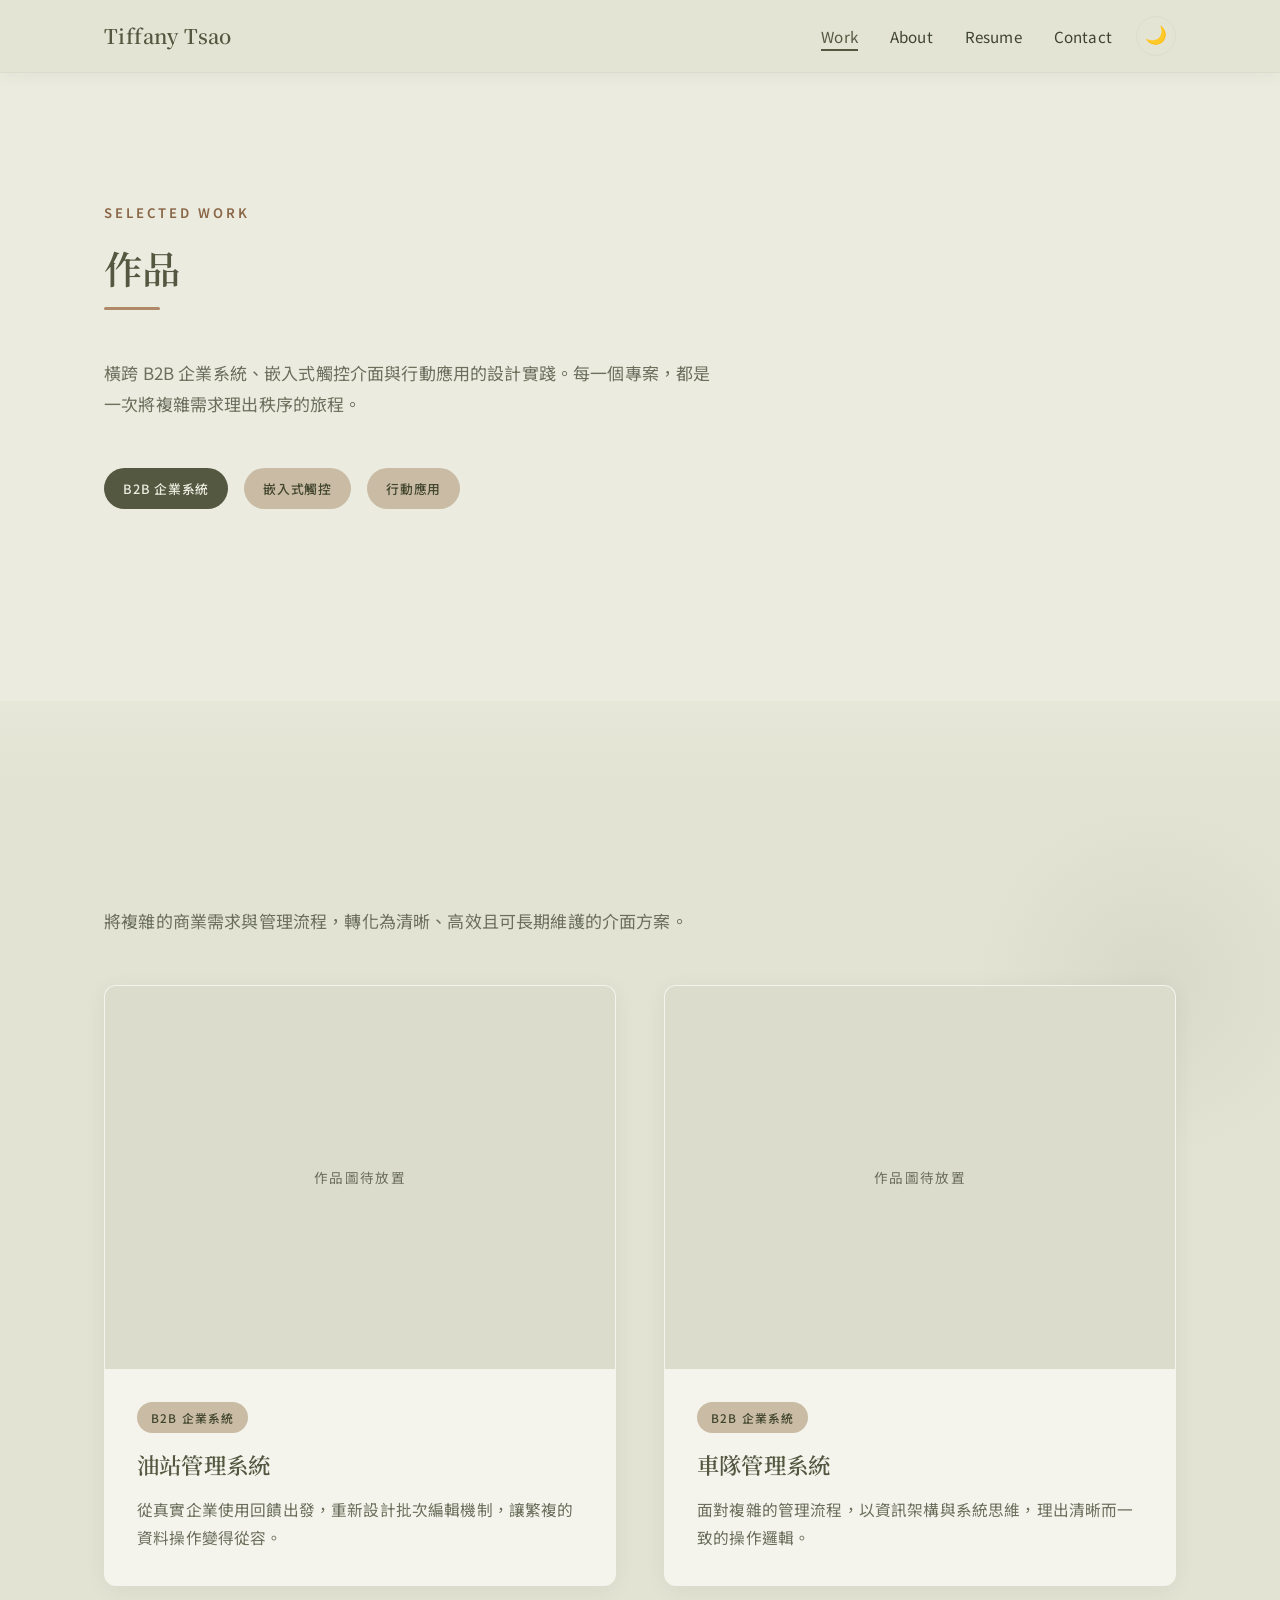
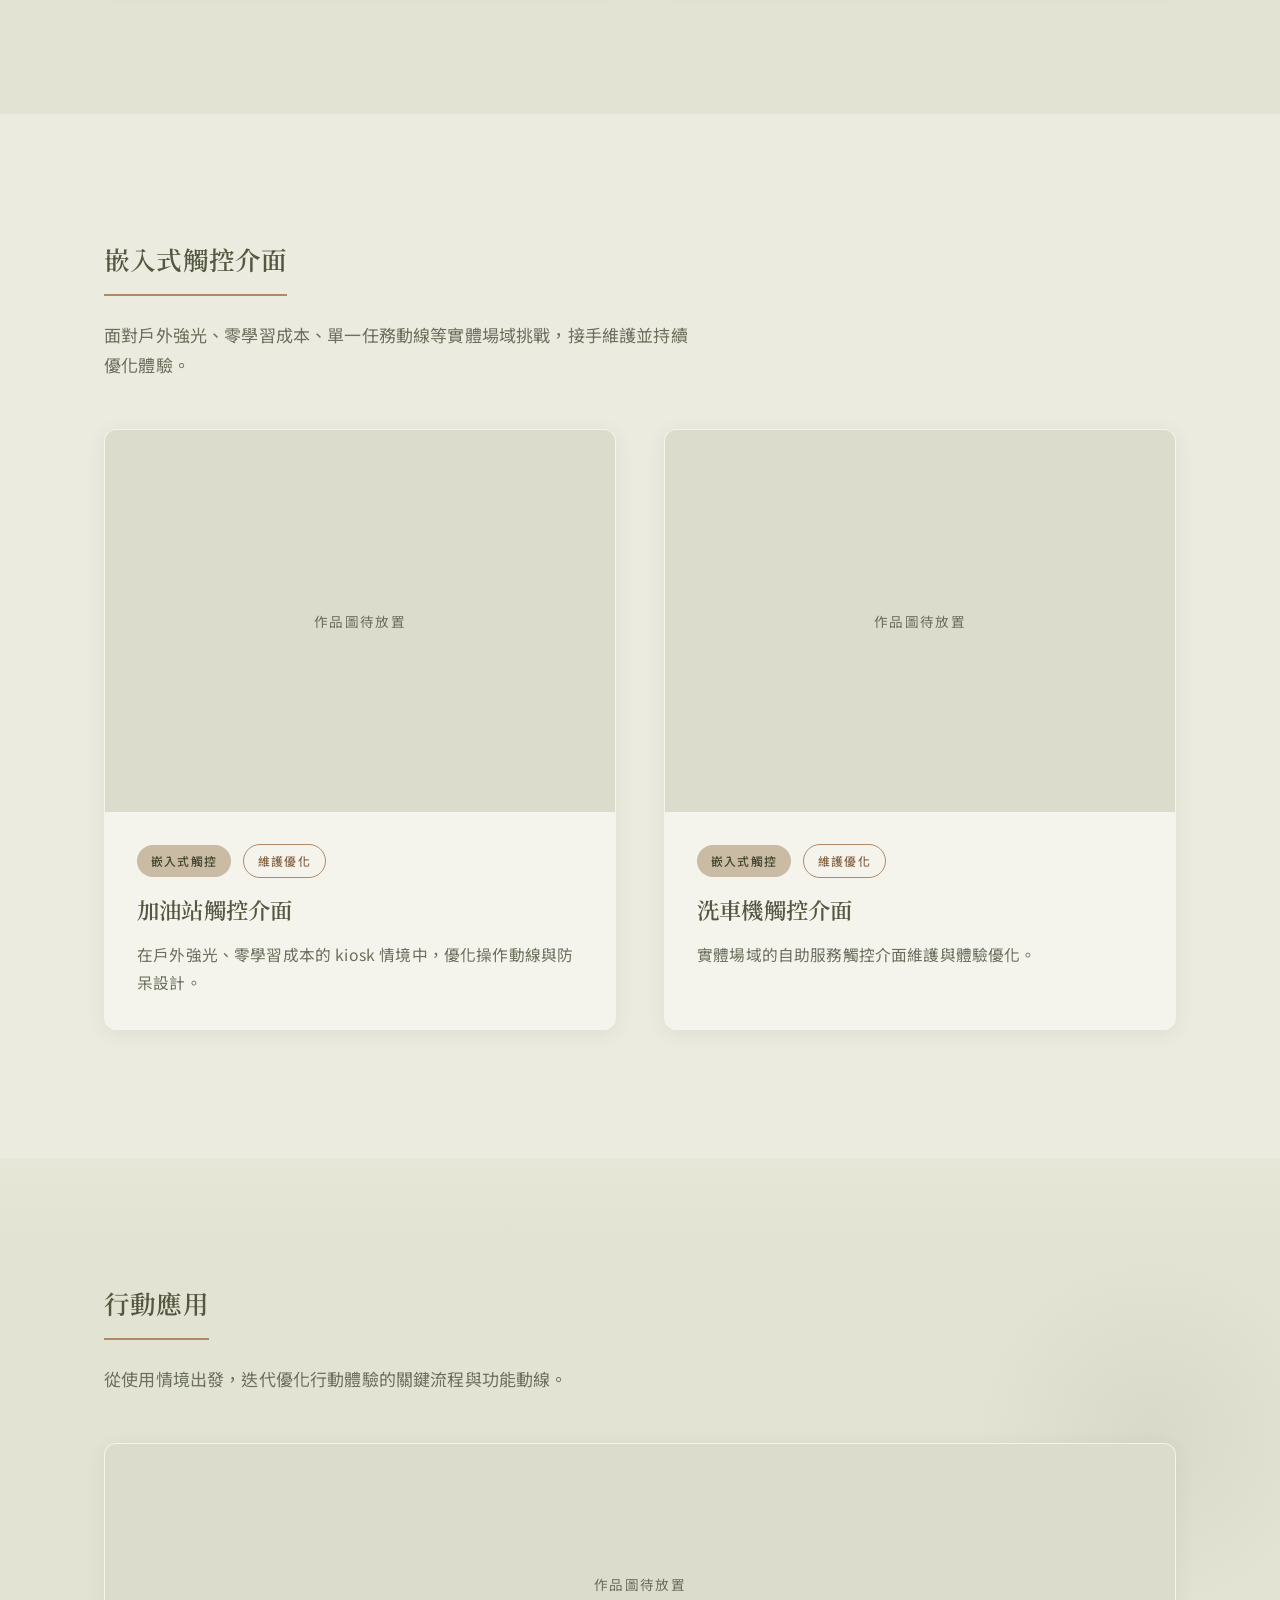
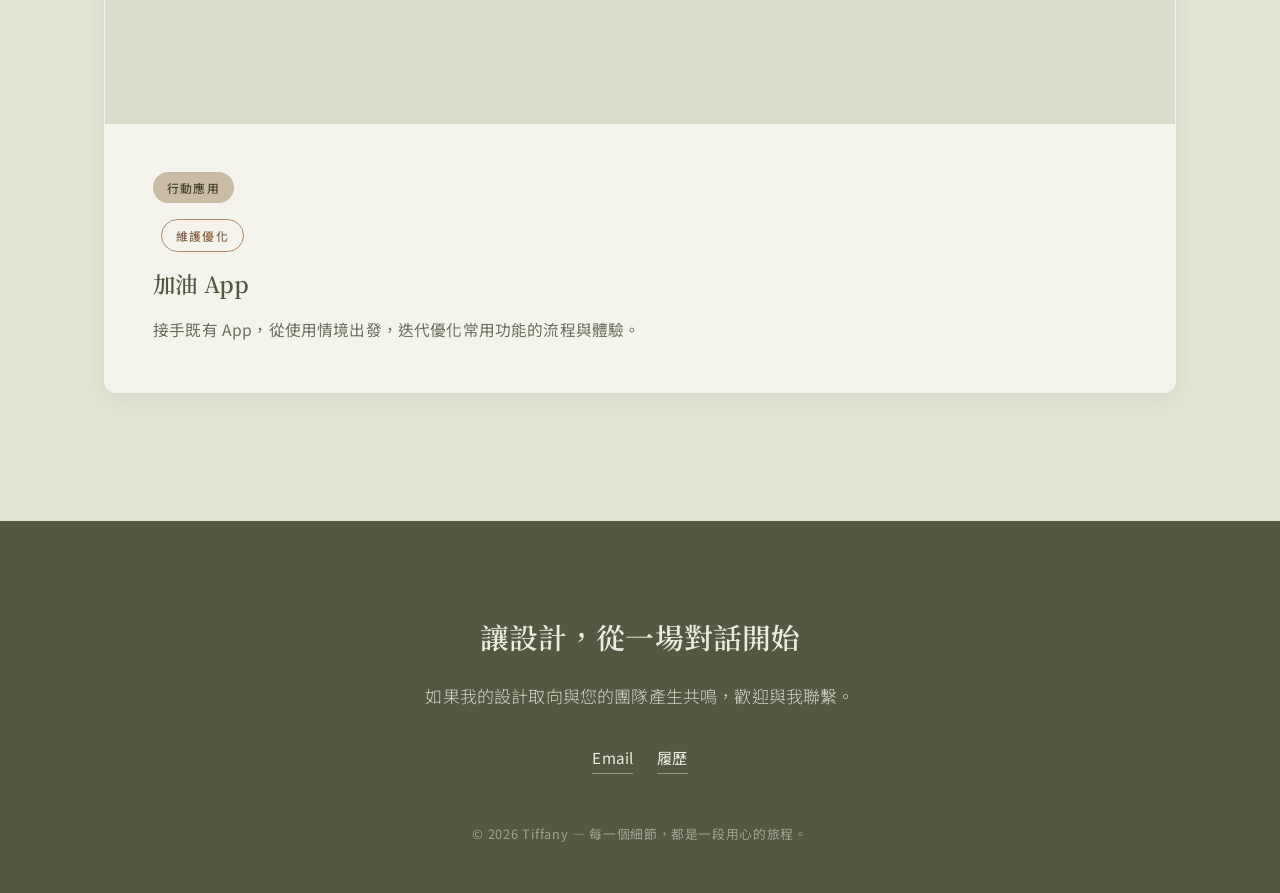
<file: work.html>
<!DOCTYPE html>
<html lang="zh-Hant">
<head>
  <meta charset="UTF-8" />
  <meta name="viewport" content="width=device-width, initial-scale=1.0" />
  <title>Work｜Tiffany UI/UX Designer</title>
  <meta name="description" content="Tiffany 的作品 —— 橫跨 B2B 系統、嵌入式介面與行動應用的設計實踐。" />

  <link rel="preconnect" href="https://fonts.googleapis.com" />
  <link rel="preconnect" href="https://fonts.gstatic.com" crossorigin />
  <link href="https://fonts.googleapis.com/css2?family=Noto+Serif+TC:wght@500;600;700&family=Noto+Sans+TC:wght@300;400;500;600&display=swap" rel="stylesheet" />

  <!-- 防止深色模式載入閃白：套用樣式前先讀取偏好 -->
  <script>
    (function () {
      try {
        if (localStorage.getItem("theme") === "dark") {
          document.documentElement.setAttribute("data-theme", "dark");
        }
      } catch (e) {}
    })();
  </script>

  <link rel="stylesheet" href="css/style.css" />
</head>
<body>

  <!-- ============ 導覽列 ============ -->
  <header class="site-header">
    <div class="container">
      <nav class="nav">
        <a href="index.html" class="nav__brand">Tiffany Tsao</a>
        <div class="nav__right">
          <ul class="nav__links">
          <li><a href="work.html">Work</a></li>
          <li><a href="about.html">About</a></li>
          <li><a href="resume.html">Resume</a></li>
          <li><a href="index.html#contact">Contact</a></li>
        </ul>
          <button class="theme-toggle" aria-label="切換深色／淺色模式" title="切換深色／淺色模式">
            <span class="icon-moon">🌙</span>
            <span class="icon-sun">☀️</span>
          </button>
          <button class="nav__toggle" aria-label="開啟選單">
          <span></span><span></span><span></span>
        </button>
        </div>
      </nav>
    </div>
  </header>

  <main>
    <!-- 頁首 + 分類標籤 -->
    <section class="section">
      <div class="container">
        <span class="section__label reveal">Selected Work</span>
        <h1 class="section__title reveal" data-delay="80" style="font-size: 2.4rem;">作品</h1>
        <p class="reveal" data-delay="120" style="max-width: 620px; color: var(--color-text-soft); margin-bottom: var(--space-5);">
          橫跨 B2B 企業系統、嵌入式觸控介面與行動應用的設計實踐。每一個專案，都是一次將複雜需求理出秩序的旅程。
        </p>
        <nav class="work-tabs reveal" data-delay="160" aria-label="作品分類">
          <a href="#b2b" class="work-tab is-active">B2B 企業系統</a>
          <a href="#kiosk" class="work-tab">嵌入式觸控</a>
          <a href="#mobile" class="work-tab">行動應用</a>
        </nav>
      </div>
    </section>

    <!-- 區段一：B2B 企業系統 -->
    <section class="section section--alt" id="b2b">
      <div class="container">
        <h2 class="work-section__heading reveal">B2B 企業系統</h2>
        <p class="work-section__desc reveal" data-delay="80">將複雜的商業需求與管理流程，轉化為清晰、高效且可長期維護的介面方案。</p>
        <div class="work-grid">
          <a href="case-coming-soon.html" class="work-card reveal" data-delay="120">
            <div class="work-card__thumb">作品圖待放置</div>
            <div class="work-card__body">
              <span class="work-card__tag">B2B 企業系統</span>
              <h3 class="work-card__title">油站管理系統</h3>
              <p class="work-card__desc">從真實企業使用回饋出發，重新設計批次編輯機制，讓繁複的資料操作變得從容。</p>
            </div>
          </a>
          <a href="case-coming-soon.html" class="work-card reveal" data-delay="200">
            <div class="work-card__thumb">作品圖待放置</div>
            <div class="work-card__body">
              <span class="work-card__tag">B2B 企業系統</span>
              <h3 class="work-card__title">車隊管理系統</h3>
              <p class="work-card__desc">面對複雜的管理流程，以資訊架構與系統思維，理出清晰而一致的操作邏輯。</p>
            </div>
          </a>
        </div>
      </div>
    </section>

    <!-- 區段二：嵌入式觸控 -->
    <section class="section" id="kiosk">
      <div class="container">
        <h2 class="work-section__heading reveal">嵌入式觸控介面</h2>
        <p class="work-section__desc reveal" data-delay="80">面對戶外強光、零學習成本、單一任務動線等實體場域挑戰，接手維護並持續優化體驗。</p>
        <div class="work-grid">
          <a href="case-coming-soon.html" class="work-card reveal" data-delay="120">
            <div class="work-card__thumb">作品圖待放置</div>
            <div class="work-card__body">
              <span class="work-card__tag">嵌入式觸控</span>
              <span class="work-card__tag work-card__tag--role">維護優化</span>
              <h3 class="work-card__title">加油站觸控介面</h3>
              <p class="work-card__desc">在戶外強光、零學習成本的 kiosk 情境中，優化操作動線與防呆設計。</p>
            </div>
          </a>
          <a href="case-coming-soon.html" class="work-card reveal" data-delay="200">
            <div class="work-card__thumb">作品圖待放置</div>
            <div class="work-card__body">
              <span class="work-card__tag">嵌入式觸控</span>
              <span class="work-card__tag work-card__tag--role">維護優化</span>
              <h3 class="work-card__title">洗車機觸控介面</h3>
              <p class="work-card__desc">實體場域的自助服務觸控介面維護與體驗優化。</p>
            </div>
          </a>
        </div>
      </div>
    </section>

    <!-- 區段三：行動應用 -->
    <section class="section section--alt" id="mobile">
      <div class="container">
        <h2 class="work-section__heading reveal">行動應用</h2>
        <p class="work-section__desc reveal" data-delay="80">從使用情境出發，迭代優化行動體驗的關鍵流程與功能動線。</p>
        <div class="work-grid">
          <a href="case-coming-soon.html" class="work-card work-card--wide reveal" data-delay="120">
            <div class="work-card__thumb">作品圖待放置</div>
            <div class="work-card__body">
              <span class="work-card__tag">行動應用</span>
              <span class="work-card__tag work-card__tag--role">維護優化</span>
              <h3 class="work-card__title">加油 App</h3>
              <p class="work-card__desc">接手既有 App，從使用情境出發，迭代優化常用功能的流程與體驗。</p>
            </div>
          </a>
        </div>
      </div>
    </section>
  </main>

  <!-- ============ 頁尾 ============ -->
  <footer class="footer" id="contact">
    <div class="container">
      <h2 class="reveal">讓設計，從一場對話開始</h2>
      <p class="footer__text reveal" data-delay="80">
        如果我的設計取向與您的團隊產生共鳴，歡迎與我聯繫。
      </p>
      <div class="footer__links reveal" data-delay="160">
        <a href="mailto:tsao850924@gmail.com">Email</a>
        <a href="resume.html">履歷</a>
      </div>
      <p class="footer__copyright">© 2026 Tiffany — 每一個細節，都是一段用心的旅程。</p>
    </div>
  </footer>

  <!-- 回到頂部 -->
  <button class="back-to-top" aria-label="回到頂部" title="回到頂部">&#8593;</button>

  <script src="js/main.js"></script>
</body>
</html>
</file>
<file: css/style.css>
/* ============================================
   作品集網站｜全站樣式 style.css
   莫蘭迪雅緻 × 溫度敘事
   ============================================ */

/* --------------------------------------------
   1. 設計 Token（CSS 變數，全站集中管理）
   -------------------------------------------- */
:root {
  /* 色彩 —— 中性／背景 */
  --color-bg: #ebebdf;          /* 頁面大背景（暖米階一） */
  --color-card: #f4f4ec;        /* 卡片／區塊背景（暖米階二，最亮） */
  --color-bg-alt: #e3e3d3;      /* 交替區段背景（暖米階三，略深） */
  --color-divider: #dcdccd;     /* 低對比分隔線 */

  /* 色彩 —— 文字 */
  --color-text: #3f4332;        /* 內文主色（深橄欖） */
  --color-text-soft: #6b6f5c;   /* 次要文字（柔和墨綠灰） */

  /* 色彩 —— 品牌 */
  --color-brand: #545841;       /* 莫蘭迪墨綠：標題／連結／CTA／分隔 */
  --color-brand-deep: #43462f;  /* 墨綠加深，用於 hover */

  /* 色彩 —— 大地輔助 */
  --color-oat: #c9bba4;          /* 燕麥（色塊／裝飾，非文字） */
  --color-terracotta: #b08968;   /* 陶土（色塊／點綴） */
  --color-terracotta-deep: #8a6647; /* 陶土加深（可作小標／標籤文字，對比足夠） */

  /* 間距 —— 8pt grid 系統 */
  --space-1: 8px;
  --space-2: 16px;
  --space-3: 24px;
  --space-4: 32px;
  --space-5: 48px;
  --space-6: 64px;
  --space-7: 96px;
  --space-8: 128px;

  /* 字型家族 */
  --font-serif: "Noto Serif TC", "Cormorant Garamond", Georgia, serif;
  --font-sans: "Noto Sans TC", system-ui, -apple-system, sans-serif;

  /* 圓角與陰影（柔和、溫潤） */
  --radius-sm: 6px;
  --radius-md: 12px;
  --radius-lg: 20px;
  --shadow-soft: 0 4px 20px rgba(63, 67, 50, 0.07);
  --shadow-hover: 0 16px 44px rgba(63, 67, 50, 0.16);

  /* 動畫緩動曲線 */
  --ease-out-soft: cubic-bezier(0.22, 1, 0.36, 1);

  /* 版面寬度 */
  --max-width: 1120px;
  --content-width: 720px;
}

/* --------------------------------------------
   1b. 深色主題（鼠尾草莫蘭迪）
   由導覽列切換鈕切換 data-theme="dark"
   -------------------------------------------- */
[data-theme="dark"] {
  --color-bg: #3f463a;          /* 鼠尾草深綠背景 */
  --color-card: #515a48;        /* 卡片：明顯亮一階 */
  --color-bg-alt: #333a2e;      /* 交替區段：明顯深一階 */
  --color-divider: #5a6350;     /* 分隔線：略亮於背景 */

  --color-text: #eae8db;        /* 暖米白內文 */
  --color-text-soft: #c2c4b3;   /* 次要文字（柔和米灰） */

  --color-brand: #cdd0b8;       /* 淺鼠尾草：標題／連結／CTA */
  --color-brand-deep: #dfe1cd;  /* 更亮，用於 hover */

  --color-oat: #6f7860;         /* 深色版燕麥（色塊用，較暗沉） */
  --color-terracotta: #d2a87f;  /* 提亮的暖陶土點綴 */
  --color-terracotta-deep: #d2a87f; /* 深底上直接用亮陶土當文字 */

  /* 深色版陰影加重，讓卡片在深底上浮出 */
  --shadow-soft: 0 4px 20px rgba(0, 0, 0, 0.22);
  --shadow-hover: 0 16px 44px rgba(0, 0, 0, 0.38);
}

/* --------------------------------------------
   2. 基礎重置與全站基調
   -------------------------------------------- */
*,
*::before,
*::after {
  box-sizing: border-box;
  margin: 0;
  padding: 0;
}

html {
  scroll-behavior: smooth;
  -webkit-font-smoothing: antialiased;
  text-rendering: optimizeLegibility;
}

body {
  font-family: var(--font-sans);
  font-size: 17px;
  line-height: 1.8;
  color: var(--color-text);
  background-color: var(--color-bg);
  letter-spacing: 0.01em;
  transition: background-color 0.4s var(--ease-out-soft),
              color 0.4s var(--ease-out-soft);
}

h1, h2, h3, h4 {
  font-family: var(--font-serif);
  color: var(--color-brand);
  line-height: 1.4;
  font-weight: 600;
}

a {
  color: var(--color-brand);
  text-decoration: none;
  transition: color 0.2s var(--ease-out-soft);
}

img {
  max-width: 100%;
  display: block;
}

/* 容器 */
.container {
  width: 100%;
  max-width: var(--max-width);
  margin: 0 auto;
  padding: 0 var(--space-3);
}

.container--narrow {
  max-width: var(--content-width);
}

/* --------------------------------------------
   3. 導覽列（固定頂部）
   -------------------------------------------- */
.site-header {
  position: sticky;
  top: 0;
  z-index: 100;
  background-color: rgba(227, 227, 211, 0.92);
  backdrop-filter: blur(12px);
  -webkit-backdrop-filter: blur(12px);
  border-bottom: 1px solid var(--color-divider);
  box-shadow: 0 2px 16px rgba(63, 67, 50, 0.06);
  transition: background-color 0.4s var(--ease-out-soft);
}

[data-theme="dark"] .site-header {
  background-color: rgba(54, 61, 49, 0.92);
  box-shadow: 0 2px 16px rgba(0, 0, 0, 0.22);
}

.nav {
  display: flex;
  align-items: center;
  justify-content: space-between;
  height: 72px;
}

.nav__brand {
  font-family: var(--font-serif);
  font-size: 1.25rem;
  font-weight: 600;
  color: var(--color-brand);
  letter-spacing: 0.02em;
}

/* 右側群組：選單連結 + 主題切換鈕 */
.nav__right {
  display: flex;
  align-items: center;
  gap: var(--space-3);
}

/* 主題切換鈕 */
.theme-toggle {
  background: none;
  border: 1.5px solid var(--color-divider);
  border-radius: 999px;
  width: 40px;
  height: 40px;
  display: flex;
  align-items: center;
  justify-content: center;
  cursor: pointer;
  color: var(--color-brand);
  font-size: 1.1rem;
  line-height: 1;
  transition: all 0.25s var(--ease-out-soft);
  flex-shrink: 0;
}

.theme-toggle:hover {
  border-color: var(--color-brand);
  background-color: var(--color-card);
  transform: translateY(-1px);
}

/* 顯示對應圖示：淺色顯示月亮（可切深色），深色顯示太陽 */
.theme-toggle .icon-sun { display: none; }
.theme-toggle .icon-moon { display: inline; }
[data-theme="dark"] .theme-toggle .icon-sun { display: inline; }
[data-theme="dark"] .theme-toggle .icon-moon { display: none; }

.nav__links {
  display: flex;
  align-items: center;
  gap: var(--space-4);
  list-style: none;
}

.nav__links a {
  font-size: 0.95rem;
  color: var(--color-text);
  position: relative;
  padding-bottom: 4px;
}

/* 連結底線優雅展開 */
.nav__links a::after {
  content: "";
  position: absolute;
  left: 0;
  bottom: 0;
  width: 0;
  height: 1.5px;
  background-color: var(--color-brand);
  transition: width 0.25s var(--ease-out-soft);
}

.nav__links a:hover {
  color: var(--color-brand);
}

.nav__links a:hover::after,
.nav__links a.is-active::after {
  width: 100%;
}

.nav__links a.is-active {
  color: var(--color-brand);
}

/* 手機漢堡按鈕 */
.nav__toggle {
  display: none;
  background: none;
  border: none;
  cursor: pointer;
  padding: var(--space-1);
  flex-direction: column;
  gap: 5px;
}

.nav__toggle span {
  display: block;
  width: 24px;
  height: 2px;
  background-color: var(--color-brand);
  transition: all 0.3s var(--ease-out-soft);
}

/* --------------------------------------------
   4. 區塊通用
   -------------------------------------------- */
.section {
  padding: var(--space-8) 0;
}

.section--tight {
  padding: var(--space-7) 0;
}

/* 區段背景分層（三階暖米，做節奏） */
.section--alt {
  background-color: var(--color-bg-alt);
  transition: background-color 0.4s var(--ease-out-soft);
  position: relative;
}
.section--card {
  background-color: var(--color-card);
  transition: background-color 0.4s var(--ease-out-soft);
  position: relative;
}

/* 區段交界處的柔和漸層過渡，避免硬切 */
.section--alt::before,
.section--card::before {
  content: "";
  position: absolute;
  top: 0;
  left: 0;
  right: 0;
  height: 80px;
  background: linear-gradient(to bottom, var(--color-bg), transparent);
  opacity: 0.5;
  pointer-events: none;
}

/* 區段角落極淡光暈（呼應 Hero，讓內頁也有氛圍） */
.section--alt::after {
  content: "";
  position: absolute;
  top: 10%;
  right: -4%;
  width: 28vw;
  height: 28vw;
  max-width: 360px;
  max-height: 360px;
  background: radial-gradient(circle, rgba(84, 88, 65, 0.07), transparent 70%);
  border-radius: 50%;
  pointer-events: none;
  z-index: 0;
}
[data-theme="dark"] .section--alt::after {
  background: radial-gradient(circle, rgba(255, 255, 255, 0.06), transparent 70%);
}
/* 確保內容在光暈之上 */
.section--alt > .container,
.section--card > .container {
  position: relative;
  z-index: 1;
}

/* 錨點捲動時，預留固定導覽列高度，避免標題被遮住 */
[id] {
  scroll-margin-top: 96px;
}

/* Work 頁分類標籤列（樣式比照卡片標籤：膠囊、燕麥底、深墨綠字） */
.work-tabs {
  display: flex;
  flex-wrap: wrap;
  gap: var(--space-2);
  margin-bottom: var(--space-6);
}

.work-tab {
  font-family: var(--font-sans);
  font-size: 0.8rem;
  font-weight: 500;
  letter-spacing: 0.06em;
  padding: 8px 18px;
  border-radius: 999px;
  border: 1px solid transparent;
  background-color: var(--color-oat);
  color: var(--color-brand-deep);
  cursor: pointer;
  transition: all 0.25s var(--ease-out-soft);
  text-decoration: none;
}

.work-tab:hover {
  transform: translateY(-2px);
  background-color: var(--color-terracotta);
  color: var(--color-card);
}

.work-tab.is-active {
  background-color: var(--color-brand);
  color: var(--color-bg);
}

/* 平台區段標題 → 說明 24px；說明 → 卡片 48px */
.work-section__heading {
  font-size: 1.6rem;
  margin-bottom: var(--space-3);
  color: var(--color-brand);
  padding-bottom: var(--space-2);
  border-bottom: 2px solid var(--color-terracotta);
  display: inline-block;
}
.work-section__desc {
  color: var(--color-text-soft);
  max-width: 600px;
  margin-bottom: var(--space-5);
}

.section__label {
  font-family: var(--font-sans);
  font-size: 0.82rem;
  font-weight: 600;
  letter-spacing: 0.22em;
  text-transform: uppercase;
  color: var(--color-terracotta-deep);
  margin-bottom: var(--space-2);
  display: block;
}

.section__title {
  font-size: 2.1rem;
  margin-bottom: var(--space-5);
  position: relative;
  padding-bottom: var(--space-2);
}

/* 標題下方陶土邊線：進場時從 0 展開 */
.section__title::after {
  content: "";
  position: absolute;
  left: 0;
  bottom: 0;
  width: 0;
  height: 3px;
  background-color: var(--color-terracotta);
  border-radius: 2px;
  transition: width 0.7s var(--ease-out-soft) 0.2s;
}
.section__title.is-visible::after,
.reveal.is-visible .section__title::after {
  width: 56px;
}
/* 若標題本身就是 reveal 元素 */
.section__title.reveal.is-visible::after {
  width: 56px;
}

/* 分隔線 */
.divider {
  border: none;
  border-top: 1px solid var(--color-divider);
  margin: var(--space-6) 0;
}

/* --------------------------------------------
   5. Hero（首頁主視覺）
   -------------------------------------------- */
.hero {
  min-height: calc(100vh - 72px);
  display: flex;
  align-items: center;
  padding: var(--space-7) 0;
  position: relative;
  overflow: hidden;
}

/* 背景柔和大地色塊裝飾（極淡，營造氛圍而不搶戲） */
.hero::before {
  content: "";
  position: absolute;
  top: -12%;
  right: -8%;
  width: 52vw;
  height: 52vw;
  max-width: 680px;
  max-height: 680px;
  background: radial-gradient(circle, rgba(84, 88, 65, 0.20), rgba(84, 88, 65, 0.08) 45%, transparent 72%);
  border-radius: 50%;
  z-index: 0;
  pointer-events: none;
  filter: blur(8px);
  animation: glowDrift 20s ease-in-out infinite;
}

/* 第二層光暈（墨綠調），與第一層錯開飄移，增加層次 */
.hero::after {
  content: "";
  position: absolute;
  bottom: -18%;
  left: -10%;
  width: 46vw;
  height: 46vw;
  max-width: 560px;
  max-height: 560px;
  background: radial-gradient(circle, rgba(84, 88, 65, 0.15), transparent 70%);
  border-radius: 50%;
  z-index: 0;
  pointer-events: none;
  filter: blur(8px);
  animation: glowDrift2 24s ease-in-out infinite;
}

[data-theme="dark"] .hero::before {
  background: radial-gradient(circle, rgba(255, 255, 255, 0.16), rgba(255, 255, 255, 0.07) 45%, transparent 72%);
}
[data-theme="dark"] .hero::after {
  background: radial-gradient(circle, rgba(255, 255, 255, 0.10), transparent 70%);
}

/* 飄移幅度加大，讓「呼吸感」更明顯 */
@keyframes glowDrift {
  0%, 100% { transform: translate(0, 0) scale(1); }
  50% { transform: translate(-50px, 40px) scale(1.12); }
}
@keyframes glowDrift2 {
  0%, 100% { transform: translate(0, 0) scale(1); }
  50% { transform: translate(46px, -34px) scale(1.14); }
}

.hero__inner {
  position: relative;
  z-index: 1;
  max-width: 760px;
}

.hero__title {
  font-size: clamp(2.2rem, 5vw, 3.6rem);
  line-height: 1.35;
  margin-bottom: var(--space-3);
  color: var(--color-brand);
}

.hero__subtitle {
  font-family: var(--font-sans);
  font-size: clamp(1.05rem, 2vw, 1.25rem);
  line-height: 1.9;
  color: var(--color-text);
  max-width: 620px;
  margin-bottom: var(--space-5);
  font-weight: 300;
}

.hero__cta {
  display: inline-flex;
  align-items: center;
  gap: var(--space-1);
}

/* --------------------------------------------
   6. 按鈕
   -------------------------------------------- */
.btn {
  display: inline-flex;
  align-items: center;
  gap: var(--space-1);
  font-family: var(--font-sans);
  font-size: 1.02rem;
  font-weight: 500;
  padding: 13px 34px;
  border-radius: var(--radius-sm);
  cursor: pointer;
  transition: all 0.25s var(--ease-out-soft);
  border: 1.5px solid transparent;
}

/* 按鈕內箭頭：hover 時輕微右移 */
.btn .arrow {
  display: inline-block;
  transition: transform 0.25s var(--ease-out-soft);
}
.btn:hover .arrow {
  transform: translateX(4px);
}
/* 返回類箭頭（←）hover 時左移 */
.btn .arrow--back {
  transition: transform 0.25s var(--ease-out-soft);
}
.btn:hover .arrow--back {
  transform: translateX(-4px);
}

.btn--primary {
  background-color: var(--color-brand);
  color: var(--color-bg);
  box-shadow: 0 6px 18px rgba(84, 88, 65, 0.28);
}

.btn--primary:hover {
  background-color: var(--color-brand-deep);
  color: var(--color-bg);
  transform: translateY(-2px);
  box-shadow: 0 10px 26px rgba(84, 88, 65, 0.36);
}

.btn--ghost {
  background-color: transparent;
  color: var(--color-brand);
  border-color: var(--color-brand);
  font-weight: 600;
}

.btn--ghost:hover {
  background-color: var(--color-brand);
  color: var(--color-bg);
  transform: translateY(-2px);
  box-shadow: 0 8px 20px rgba(84, 88, 65, 0.22);
}

/* --------------------------------------------
   7. 作品卡片（Work 縮圖）
   -------------------------------------------- */
.work-grid {
  display: grid;
  grid-template-columns: repeat(2, 1fr);
  gap: var(--space-5);
}

.work-grid--secondary {
  grid-template-columns: repeat(3, 1fr);
  gap: var(--space-4);
  margin-top: var(--space-6);
}

/* 寬卡片：單張時橫向延展填滿整列（圖左文右） */
.work-card--wide {
  grid-column: 1 / -1;
  flex-direction: row;
  align-items: stretch;
}
.work-card--wide .work-card__thumb {
  flex: 1 1 55%;
  aspect-ratio: auto;
  min-height: 280px;
}
.work-card--wide .work-card__body {
  flex: 1 1 45%;
  display: flex;
  flex-direction: column;
  justify-content: center;
  align-items: flex-start;
  padding: var(--space-5);
}
.work-card--wide .work-card__tag {
  align-self: flex-start;
}
@media (max-width: 768px) {
  .work-card--wide {
    flex-direction: column;
  }
  .work-card--wide .work-card__thumb {
    min-height: 0;
    aspect-ratio: 4 / 3;
  }
}

.work-card {
  background-color: var(--color-card);
  border-radius: var(--radius-md);
  overflow: hidden;
  box-shadow: var(--shadow-soft);
  transition: transform 0.5s var(--ease-out-soft),
              box-shadow 0.5s var(--ease-out-soft),
              background-color 0.4s var(--ease-out-soft),
              border-color 0.5s var(--ease-out-soft);
  display: flex;
  flex-direction: column;
  border: 1px solid transparent;
}

[data-theme="dark"] .work-card {
  border-color: rgba(234, 232, 219, 0.08);
}

.work-card:hover {
  transform: translateY(-10px) scale(1.035);
  box-shadow: var(--shadow-hover);
  border-color: var(--color-oat);
}

/* 深色版卡片 hover：邊框用淺鼠尾草（與 CTA 按鈕同色） */
[data-theme="dark"] .work-card:hover {
  border-color: var(--color-brand);
}

/* hover 時標題輕微變色（墨綠→深墨綠）、標籤底色加深，增加細節回饋 */
.work-card__title,
.work-card__tag {
  transition: color 0.3s var(--ease-out-soft),
              background-color 0.3s var(--ease-out-soft);
}
.work-card:hover .work-card__title {
  color: var(--color-terracotta-deep);
}
[data-theme="dark"] .work-card:hover .work-card__title {
  color: var(--color-brand);
}
.work-card:hover .work-card__tag {
  background-color: var(--color-terracotta);
  color: var(--color-card);
}

/* 作品圖佔位 */
.work-card__thumb {
  aspect-ratio: 4 / 3;
  background-color: var(--color-divider);
  display: flex;
  align-items: center;
  justify-content: center;
  color: var(--color-text-soft);
  font-size: 0.85rem;
  letter-spacing: 0.1em;
}

.work-card__body {
  padding: var(--space-4);
}

.work-card__tag {
  display: inline-block;
  font-size: 0.74rem;
  font-weight: 500;
  letter-spacing: 0.1em;
  padding: 5px 14px;
  border-radius: 999px;
  background-color: var(--color-oat);
  color: var(--color-brand-deep);
  margin-bottom: var(--space-2);
}

.work-card__tag--role {
  background-color: transparent;
  border: 1px solid var(--color-terracotta);
  color: var(--color-terracotta-deep);
  margin-left: var(--space-1);
}

.work-card__title {
  font-size: 1.4rem;
  margin-bottom: var(--space-2);
  color: var(--color-brand);
}

.work-card__desc {
  font-size: 0.98rem;
  color: var(--color-text-soft);
  line-height: 1.8;
}

.work-card--secondary .work-card__thumb {
  aspect-ratio: 16 / 10;
}

.work-card--secondary .work-card__title {
  font-size: 1.05rem;
}

/* --------------------------------------------
   8. About 引言（首頁）
   -------------------------------------------- */
.intro {
  background-color: var(--color-card);
}

.intro__text {
  font-size: 1.2rem;
  line-height: 2;
  color: var(--color-text);
  font-weight: 300;
  margin-bottom: var(--space-4);
}

/* --------------------------------------------
   9. About 頁面內容排版
   -------------------------------------------- */
.prose h2 {
  font-size: 1.7rem;
  margin-top: var(--space-6);
  margin-bottom: var(--space-4);
  padding-bottom: var(--space-2);
  border-bottom: 2px solid var(--color-terracotta);
  display: inline-block;
}

.prose h2:first-child {
  margin-top: 0;
}

/* 小標題：陶土圓點前綴（與大標題的底線系統區隔，不衝突） */
.prose h3 {
  font-size: 1.15rem;
  font-family: var(--font-sans);
  font-weight: 600;
  color: var(--color-brand);
  margin-top: var(--space-5);
  margin-bottom: var(--space-2);
  display: flex;
  align-items: center;
  gap: var(--space-1);
}
.prose h3::before {
  content: "";
  display: inline-block;
  width: 8px;
  height: 8px;
  border-radius: 50%;
  background-color: var(--color-terracotta);
  flex-shrink: 0;
}

.prose p {
  margin-bottom: var(--space-4);
  line-height: 2.05;
}

.prose ol,
.prose ul {
  margin: var(--space-4) 0;
  padding-left: var(--space-3);
}

.prose li {
  margin-bottom: var(--space-3);
  line-height: 1.9;
  padding-left: var(--space-1);
}

.prose strong {
  color: var(--color-brand);
  font-weight: 600;
}

/* About 頁柔和大地色點綴區塊 */
.callout {
  background-color: var(--color-card);
  border-left: 3px solid var(--color-terracotta);
  border-radius: var(--radius-sm);
  padding: var(--space-3) var(--space-4);
  margin: var(--space-4) 0;
}

/* About 開場 lead 句 */
.about-lead {
  font-size: 1.25rem;
  line-height: 2;
  color: var(--color-text-soft);
  font-weight: 300;
  max-width: 560px;
}

/* 履歷聯絡資訊 */
.resume-contact {
  display: flex;
  gap: var(--space-4);
  flex-wrap: wrap;
  margin-top: var(--space-4);
  font-size: 0.92rem;
  color: var(--color-text-soft);
}

/* 「設計之外的我」圖文並排 */
.about-personal {
  display: grid;
  grid-template-columns: 1.3fr 1fr;
  gap: var(--space-6);
  align-items: center;
}

.about-personal__photo {
  display: flex;
  justify-content: center;
}

/* 形象照佔位 */
.photo-placeholder {
  width: 100%;
  max-width: 320px;
  aspect-ratio: 3 / 4;
  background: linear-gradient(145deg, var(--color-oat), var(--color-card));
  border-radius: var(--radius-lg);
  display: flex;
  align-items: center;
  justify-content: center;
  color: var(--color-text-soft);
  font-size: 0.9rem;
  letter-spacing: 0.1em;
  text-align: center;
  line-height: 1.8;
  box-shadow: var(--shadow-soft);
}

@media (max-width: 768px) {
  .about-personal {
    grid-template-columns: 1fr;
    gap: var(--space-4);
  }
  .about-personal__photo {
    order: -1;
  }
}

/* --------------------------------------------
   10. Resume 履歷頁
   -------------------------------------------- */
.resume-header {
  text-align: center;
  margin-bottom: var(--space-6);
}

.resume-header__name {
  font-size: 2.4rem;
  margin-bottom: var(--space-2);
}

.resume-header__tagline {
  font-size: 1rem;
  color: var(--color-text-soft);
  line-height: 1.7;
  max-width: 640px;
  margin: 0 auto var(--space-3);
}

.resume-header__contact {
  font-size: 0.9rem;
  color: var(--color-text-soft);
  display: flex;
  gap: var(--space-3);
  justify-content: center;
  flex-wrap: wrap;
}

.resume-section {
  margin-bottom: var(--space-6);
}

.resume-section__heading {
  font-size: 1.3rem;
  padding-bottom: var(--space-2);
  border-bottom: 2px solid var(--color-terracotta);
  margin-bottom: var(--space-4);
  display: inline-block;
}

.resume-item {
  margin-bottom: var(--space-4);
}

.resume-item__title {
  font-size: 1.1rem;
  font-family: var(--font-sans);
  font-weight: 600;
  color: var(--color-brand);
  margin-bottom: 2px;
}

.resume-item__meta {
  font-size: 0.88rem;
  color: var(--color-text-soft);
  margin-bottom: var(--space-2);
}

.resume-item ul {
  list-style: none;
  padding: 0;
}

.resume-item li {
  position: relative;
  padding-left: var(--space-3);
  margin-bottom: var(--space-2);
  font-size: 0.96rem;
  line-height: 1.75;
}

.resume-item li::before {
  content: "—";
  position: absolute;
  left: 0;
  color: var(--color-terracotta);
  font-weight: 700;
}

.skill-group {
  margin-bottom: var(--space-3);
}

.skill-group__label {
  font-weight: 600;
  color: var(--color-brand);
  margin-bottom: var(--space-1);
  font-size: 0.96rem;
}

.skill-group__items {
  font-size: 0.94rem;
  color: var(--color-text);
  line-height: 1.8;
}

.resume-download {
  text-align: center;
  margin-top: var(--space-5);
}

/* --------------------------------------------
   11. 頁尾 / 聯絡 CTA
   -------------------------------------------- */
.footer {
  background-color: var(--color-brand);
  color: var(--color-bg);
  padding: var(--space-7) 0 var(--space-5);
  text-align: center;
  transition: background-color 0.4s var(--ease-out-soft);
}

/* 深色版 footer：用更深的色塊 + 米白字，避免淺底淺字 */
[data-theme="dark"] .footer {
  background-color: #2f352b;
  color: #eae8db;
}

[data-theme="dark"] .footer h2 {
  color: #eae8db;
}

[data-theme="dark"] .footer__text {
  color: rgba(234, 232, 219, 0.85);
}

[data-theme="dark"] .footer__links a {
  color: #eae8db;
  border-bottom-color: rgba(234, 232, 219, 0.4);
}

[data-theme="dark"] .footer__links a:hover {
  color: #eae8db;
  border-bottom-color: #eae8db;
}

[data-theme="dark"] .footer__copyright {
  color: rgba(234, 232, 219, 0.5);
}

.footer h2 {
  color: var(--color-bg);
  font-size: 1.8rem;
  margin-bottom: var(--space-3);
}

.footer__text {
  color: rgba(235, 235, 223, 0.85);
  max-width: 480px;
  margin: 0 auto var(--space-4);
  font-weight: 300;
}

.footer__links {
  display: flex;
  gap: var(--space-3);
  justify-content: center;
  margin-bottom: var(--space-5);
  flex-wrap: wrap;
}

.footer__links a {
  color: var(--color-bg);
  border-bottom: 1px solid rgba(235, 235, 223, 0.4);
  padding-bottom: 2px;
  font-size: 0.95rem;
}

.footer__links a:hover {
  color: var(--color-bg);
  border-bottom-color: var(--color-bg);
}

.footer__copyright {
  font-size: 0.8rem;
  color: rgba(235, 235, 223, 0.5);
  letter-spacing: 0.05em;
}

/* --------------------------------------------
   回到頂部按鈕
   -------------------------------------------- */
.back-to-top {
  position: fixed;
  bottom: var(--space-4);
  right: var(--space-4);
  width: 48px;
  height: 48px;
  border-radius: 50%;
  background-color: var(--color-brand);
  color: var(--color-bg);
  border: 2px solid var(--color-bg);
  cursor: pointer;
  display: flex;
  align-items: center;
  justify-content: center;
  font-size: 1.2rem;
  line-height: 1;
  box-shadow: 0 6px 18px rgba(84, 88, 65, 0.30);
  opacity: 0;
  visibility: hidden;
  transform: translateY(12px);
  transition: opacity 0.3s var(--ease-out-soft),
              visibility 0.3s var(--ease-out-soft),
              transform 0.3s var(--ease-out-soft),
              background-color 0.25s var(--ease-out-soft);
  z-index: 90;
}

.back-to-top.is-visible {
  opacity: 1;
  visibility: visible;
  transform: translateY(0);
}

.back-to-top:hover {
  background-color: var(--color-brand-deep);
  transform: translateY(-3px);
}

[data-theme="dark"] .back-to-top {
  box-shadow: 0 6px 18px rgba(0, 0, 0, 0.35);
  border-color: var(--color-brand);
  background-color: var(--color-card);
  color: var(--color-text);
}

/* --------------------------------------------
   12. 捲動進場動畫
   -------------------------------------------- */
.reveal {
  opacity: 0;
  transform: translateY(20px);
  transition: opacity 0.6s var(--ease-out-soft),
              transform 0.6s var(--ease-out-soft);
}

.reveal.is-visible {
  opacity: 1;
  transform: translateY(0);
}

/* stagger 錯開（由 JS 加 inline delay，這裡留樣式鉤子） */

/* Hero 進場（載入即觸發） */
.hero__title,
.hero__subtitle,
.hero__cta {
  opacity: 0;
  transform: translateY(20px);
  animation: heroIn 0.7s var(--ease-out-soft) forwards;
}

.hero__title { animation-delay: 0.1s; }
.hero__subtitle { animation-delay: 0.28s; }
.hero__cta { animation-delay: 0.46s; }

@keyframes heroIn {
  to {
    opacity: 1;
    transform: translateY(0);
  }
}

/* --------------------------------------------
   13. 響應式（平板 / 手機）
   -------------------------------------------- */
@media (max-width: 900px) {
  .work-grid {
    grid-template-columns: 1fr;
  }
  .work-grid--secondary {
    grid-template-columns: repeat(2, 1fr);
  }
  .section {
    padding: var(--space-7) 0;
  }
}

@media (max-width: 600px) {
  body {
    font-size: 16px;
  }
  .nav__right {
    gap: var(--space-2);
  }
  .nav__links {
    position: fixed;
    top: 72px;
    right: 0;
    flex-direction: column;
    background-color: var(--color-bg);
    width: 70%;
    height: calc(100vh - 72px);
    padding: var(--space-4);
    gap: var(--space-3);
    transform: translateX(100%);
    transition: transform 0.3s var(--ease-out-soft);
    border-left: 1px solid var(--color-divider);
    z-index: 90;
  }
  .nav__links.is-open {
    transform: translateX(0);
  }
  .nav__toggle {
    display: flex;
  }
  /* 手機版切換鈕維持可見、略縮小 */
  .theme-toggle {
    width: 36px;
    height: 36px;
    font-size: 1rem;
  }
  .work-grid--secondary {
    grid-template-columns: 1fr;
  }
  .resume-header__contact {
    flex-direction: column;
    gap: var(--space-1);
  }
  .hero {
    min-height: auto;
    padding: var(--space-6) 0 var(--space-7);
  }
}

/* --------------------------------------------
   14. 無障礙：尊重 prefers-reduced-motion
   -------------------------------------------- */
@media (prefers-reduced-motion: reduce) {
  *,
  *::before,
  *::after {
    animation-duration: 0.01ms !important;
    animation-iteration-count: 1 !important;
    transition-duration: 0.01ms !important;
    scroll-behavior: auto !important;
  }
  .reveal {
    opacity: 1;
    transform: none;
  }
  .hero__title,
  .hero__subtitle,
  .hero__cta {
    opacity: 1;
    transform: none;
    animation: none;
  }
}
</file>
